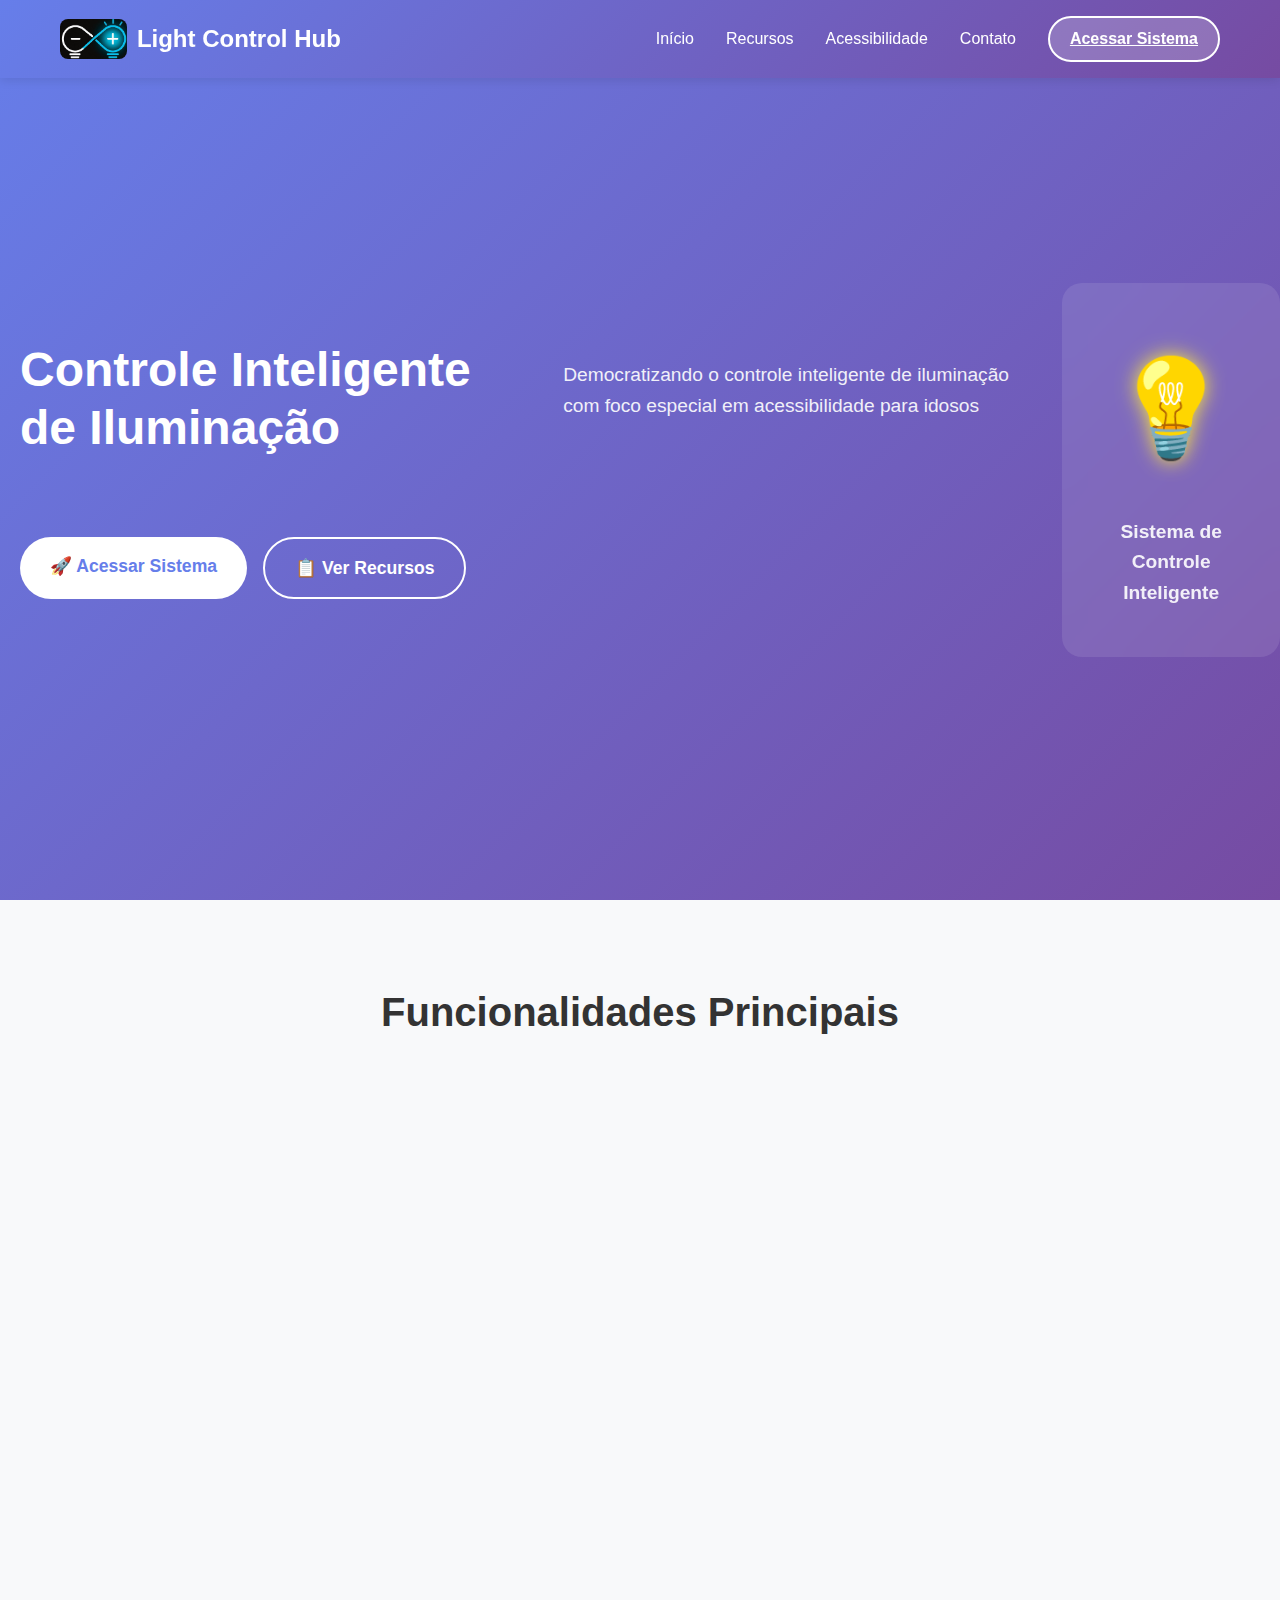
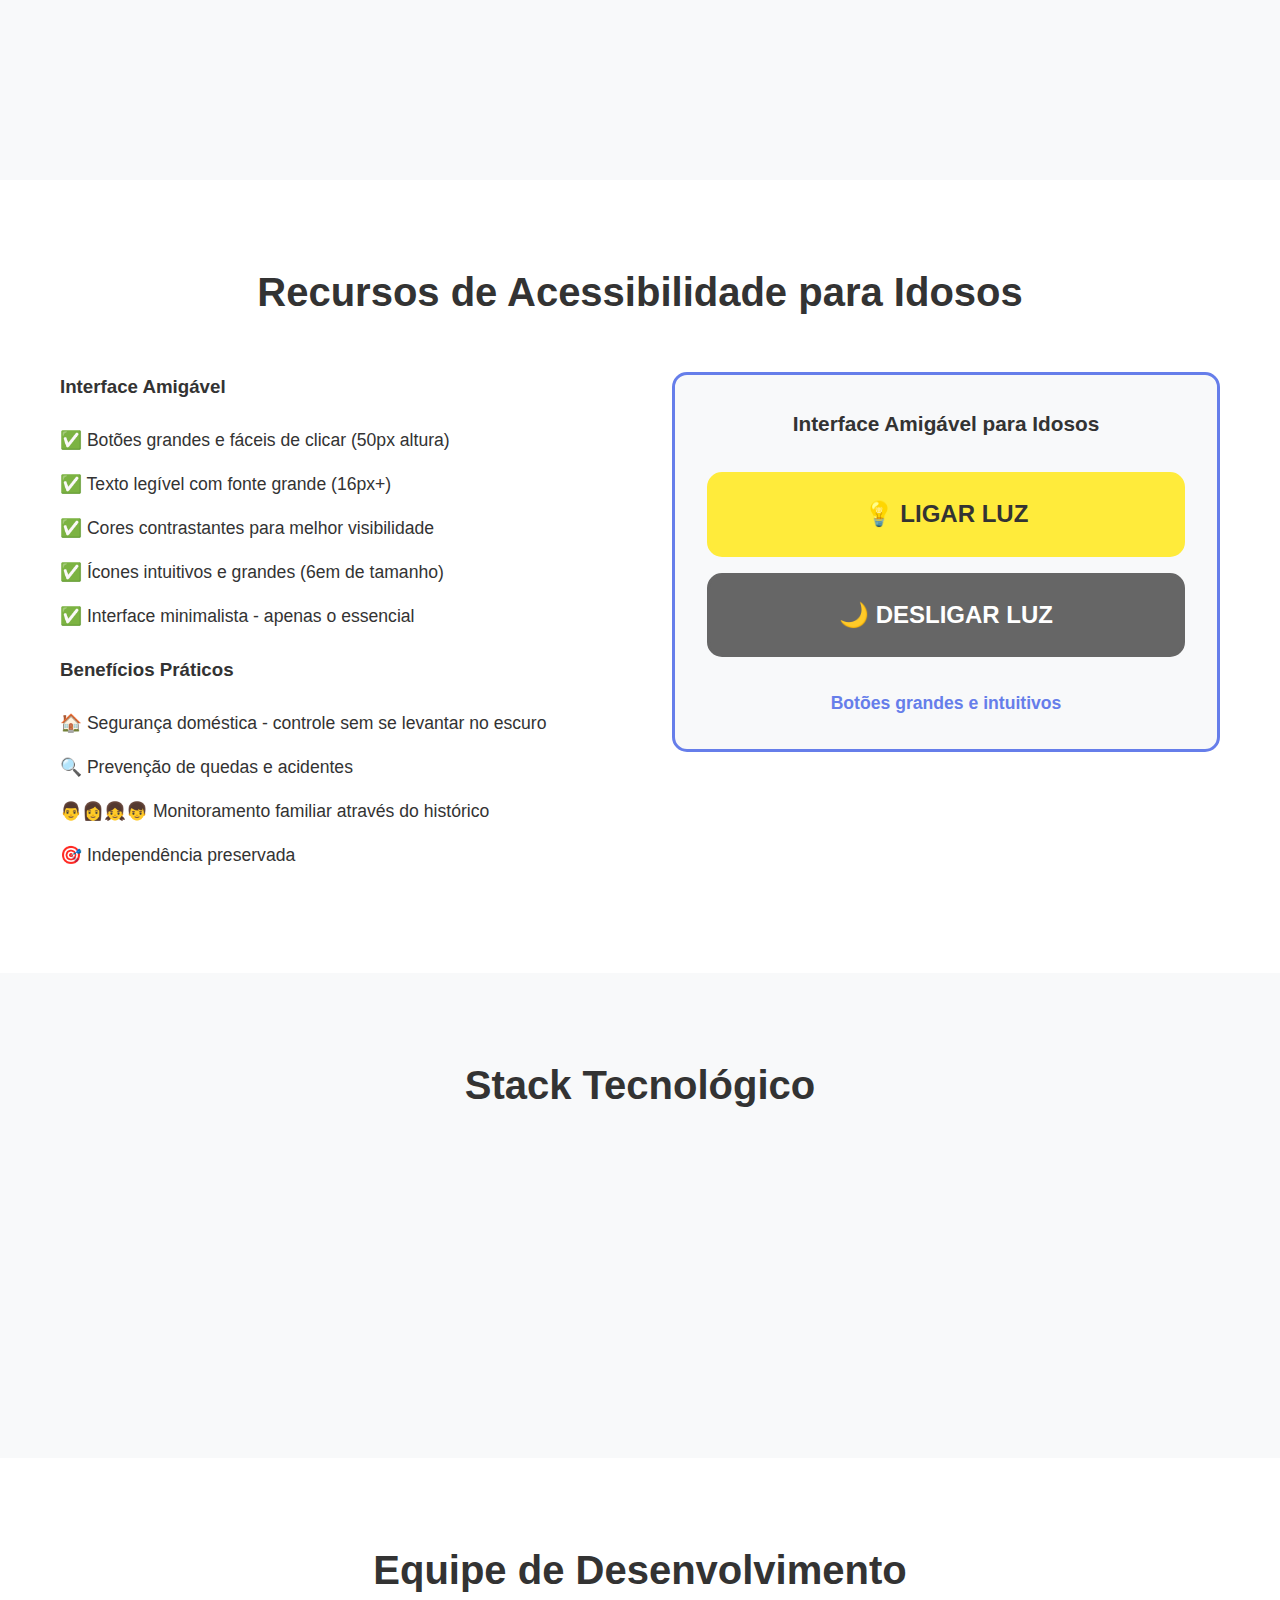
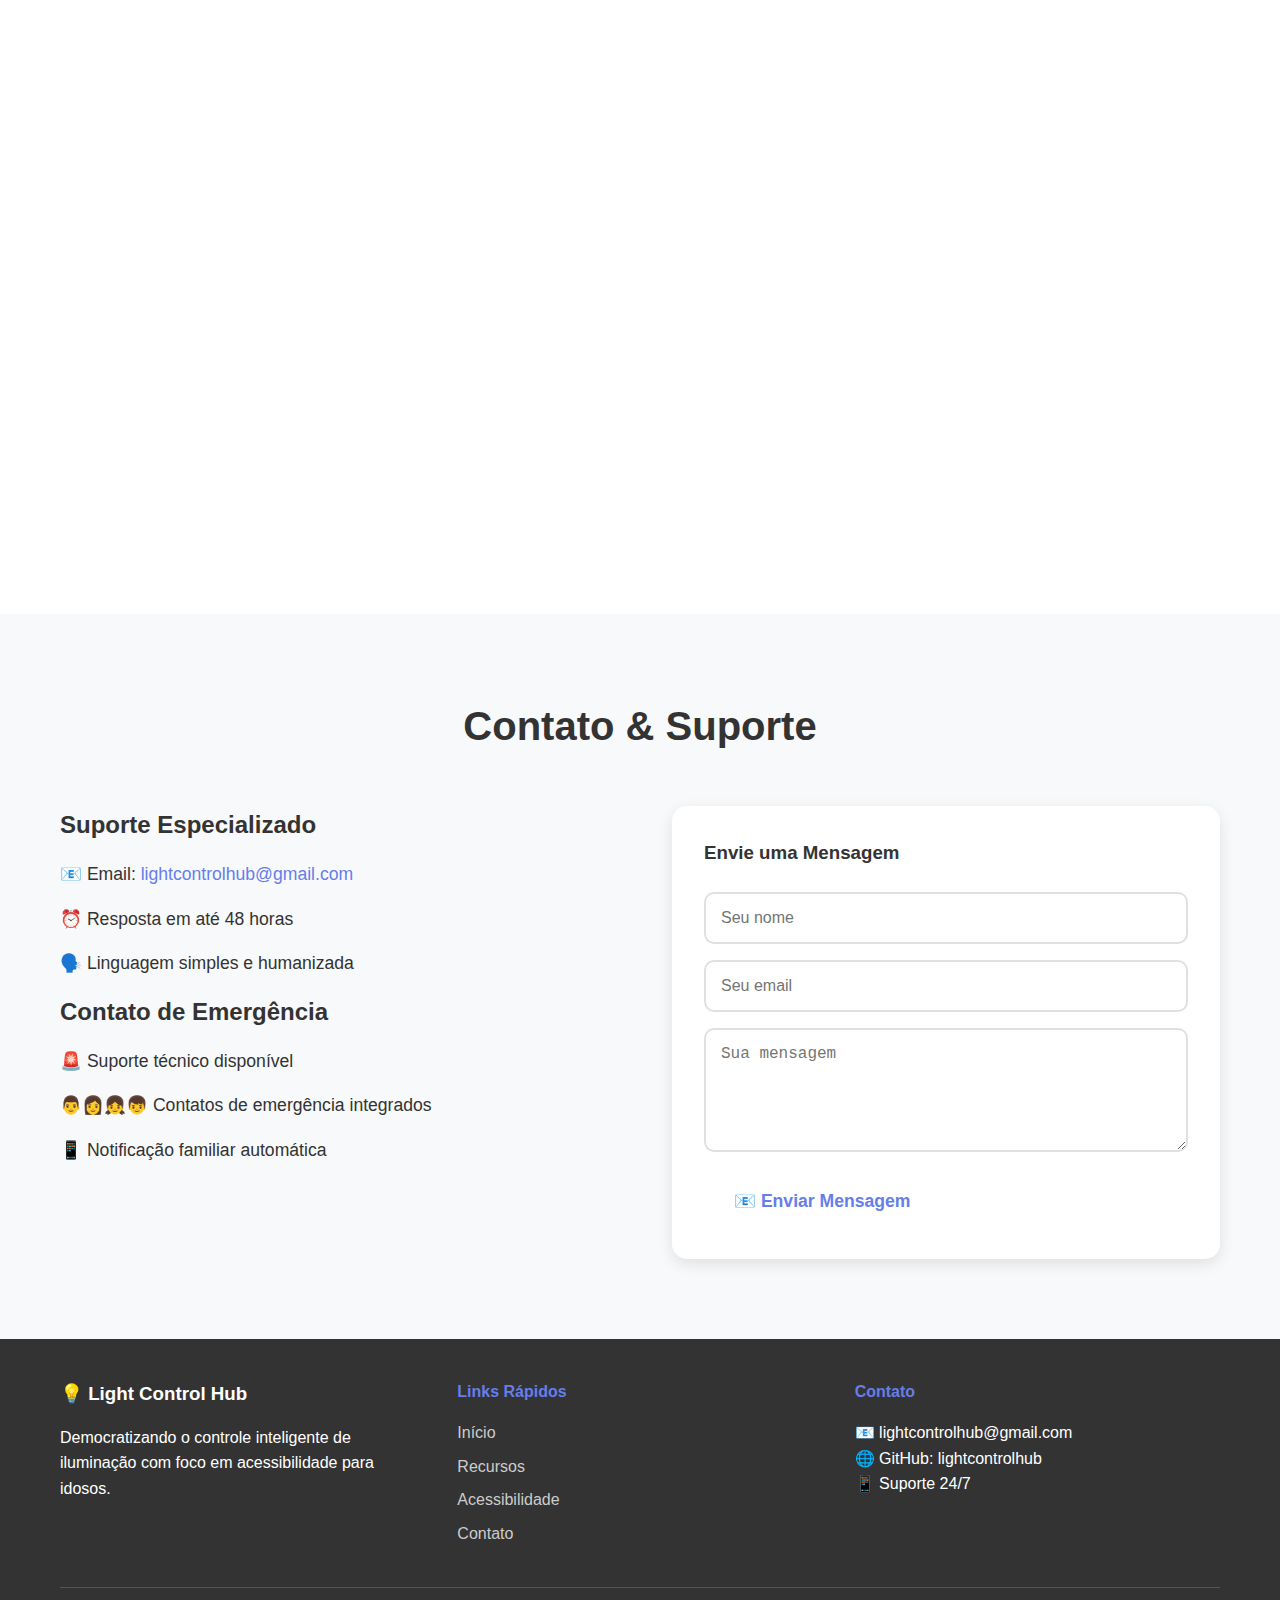
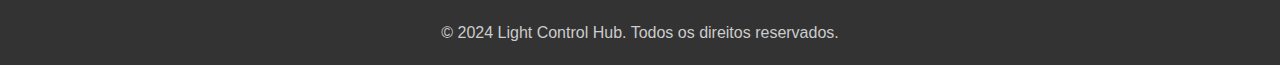
<file: index.html>
<!DOCTYPE html>
<html lang="pt-BR">
<head>
    <meta charset="UTF-8">
    <meta name="viewport" content="width=device-width, initial-scale=1.0">
    <title> Light Control Hub - Controle Inteligente de Iluminação</title>
    <link rel="stylesheet" href="styles.css">
    <link rel="icon" href="lch logo.jpeg" type="image/jpeg">
</head>
<body>

    <header class="header">
        <nav class="nav">
            <div class="nav-brand">
                <img src="lch logo.jpeg" alt="Light Control Hub Logo" class="logo">
                <h1>Light Control Hub</h1>
            </div>
            <div class="nav-links">
                <a href="#home" class="nav-link">Início</a>
                <a href="#features" class="nav-link">Recursos</a>
                <a href="#accessibility" class="nav-link">Acessibilidade</a>
                <a href="#contact" class="nav-link">Contato</a>
                <a href="https://lightcontrolhub.github.io/Lightcontrolhub/index.html" class="btn-login" target="_blank">Acessar Sistema</a>
            </div>
        </nav>
    </header>


    <section id="home" class="hero">
        <div class="hero-content">
            <h2 class="hero-title">Controle Inteligente de Iluminação</h2>
            <p class="hero-subtitle">Democratizando o controle inteligente de iluminação com foco especial em acessibilidade para idosos</p>
            <div class="hero-buttons">
                <a href="https://lightcontrolhub.github.io/Lightcontrolhub/index.html" class="btn-primary" target="_blank">🚀 Acessar Sistema</a>
                <a href="#features" class="btn-secondary">📋 Ver Recursos</a>
            </div>
        </div>
        <div class="hero-visual">
            <div class="light-demo">
                <div class="light-bulb on">💡</div>
                <p class="demo-text">Sistema de Controle Inteligente</p>
            </div>
        </div>
    </section>


    <section id="features" class="features">
        <div class="container">
            <h2 class="section-title"> Funcionalidades Principais</h2>
            <div class="features-grid">
                <div class="feature-card">
                    <div class="feature-icon">💡</div>
                    <h3>Controle Remoto</h3>
                    <p>Ligue e desligue suas luzes de qualquer lugar usando qualquer dispositivo com internet</p>
                </div>
                <div class="feature-card">
                    <div class="feature-icon">📊</div>
                    <h3>Dashboard Avançado</h3>
                    <p>Monitore consumo energético, histórico de uso e estatísticas detalhadas</p>
                </div>
                <div class="feature-card">
                    <div class="feature-icon">🔒</div>
                    <h3>Segurança Total</h3>
                    <p>Autenticação segura, criptografia de dados e conformidade com LGPD</p>
                </div>
                <div class="feature-card">
                    <div class="feature-icon">🦽</div>
                    <h3>Acessibilidade</h3>
                    <p>Interface especialmente projetada para idosos com botões grandes e alto contraste</p>
                </div>
                <div class="feature-card">
                    <div class="feature-icon">⚡</div>
                    <h3>Arduino R4 WiFi</h3>
                    <p>Integração nativa com Arduino R4 WiFi para controle em tempo real</p>
                </div>
                <div class="feature-card">
                    <div class="feature-icon">📱</div>
                    <h3>Responsivo</h3>
                    <p>Funciona perfeitamente em computadores, tablets e smartphones</p>
                </div>
            </div>
        </div>
    </section>


    <section id="accessibility" class="accessibility">
        <div class="container">
            <h2 class="section-title"> Recursos de Acessibilidade para Idosos</h2>
            <div class="accessibility-content">
                <div class="accessibility-text">
                    <h3>Interface Amigável</h3>
                    <ul class="accessibility-list">
                        <li>✅ Botões grandes e fáceis de clicar (50px altura)</li>
                        <li>✅ Texto legível com fonte grande (16px+)</li>
                        <li>✅ Cores contrastantes para melhor visibilidade</li>
                        <li>✅ Ícones intuitivos e grandes (6em de tamanho)</li>
                        <li>✅ Interface minimalista - apenas o essencial</li>
                    </ul>
                    
                    <h3>Benefícios Práticos</h3>
                    <ul class="accessibility-list">
                        <li>🏠 Segurança doméstica - controle sem se levantar no escuro</li>
                        <li>🔍 Prevenção de quedas e acidentes</li>
                        <li>👨👩👧👦 Monitoramento familiar através do histórico</li>
                        <li>🎯 Independência preservada</li>
                    </ul>
                </div>
                <div class="accessibility-demo">
                    <div class="elderly-interface">
                        <h4>Interface Amigável para Idosos</h4>
                        <div class="elderly-preview">
                            <div class="preview-btn">💡 LIGAR LUZ</div>
                            <div class="preview-btn">🌙 DESLIGAR LUZ</div>
                        </div>
                        <p class="preview-text">Botões grandes e intuitivos</p>
                    </div>
                </div>
            </div>
        </div>
    </section>


    <section class="tech-stack">
        <div class="container">
            <h2 class="section-title"> Stack Tecnológico</h2>
            <div class="tech-grid">
                <div class="tech-category">
                    <h3>Frontend</h3>
                    <div class="tech-items">
                        <span class="tech-item">HTML5</span>
                        <span class="tech-item">CSS3</span>
                        <span class="tech-item">JavaScript ES6+</span>
                        <span class="tech-item">Firebase SDK</span>
                    </div>
                </div>
                <div class="tech-category">
                    <h3>Backend</h3>
                    <div class="tech-items">
                        <span class="tech-item">PHP API</span>
                        <span class="tech-item">Firebase Database</span>
                        <span class="tech-item">JWT Auth</span>
                        <span class="tech-item">LGPD Compliance</span>
                    </div>
                </div>
                <div class="tech-category">
                    <h3>IoT</h3>
                    <div class="tech-items">
                        <span class="tech-item">Arduino R4 WiFi</span>
                        <span class="tech-item">Real-time Control</span>
                        <span class="tech-item">WiFi Native</span>
                        <span class="tech-item">LED Control</span>
                    </div>
                </div>
            </div>
        </div>
    </section>


    <section class="team">
        <div class="container">
            <h2 class="section-title"> Equipe de Desenvolvimento</h2>
            <div class="team-grid">
                <div class="team-member">
                    <div class="member-avatar">👩💻</div>
                    <h4>Alice Cristina Silva</h4>
                </div>
                <div class="team-member">
                    <div class="member-avatar">👩💻</div>
                    <h4>Anna Flávia Rosa Araújo</h4>
                </div>
                <div class="team-member">
                    <div class="member-avatar">👨💻</div>
                    <h4>André Borsato Pimenta</h4>
                </div>
                <div class="team-member">
                    <div class="member-avatar">👨💻</div>
                    <h4>André Filipe Gomes Vieira</h4>
                </div>
                <div class="team-member">
                    <div class="member-avatar">👨💻</div>
                    <h4>Breno Sales Drumond</h4>

                </div>
                <div class="team-member">
                    <div class="member-avatar">👨💻</div>
                    <h4>Pedro Arthur Silva Senra</h4>
                </div>
            </div>
        </div>
    </section>


    <section id="contact" class="contact">
        <div class="container">
            <h2 class="section-title"> Contato & Suporte</h2>
            <div class="contact-content">
                <div class="contact-info">
                    <h3>Suporte Especializado</h3>
                    <p>📧 Email: <a href="mailto:lightcontrolhub@gmail.com">lightcontrolhub@gmail.com</a></p>
                    <p>⏰ Resposta em até 48 horas</p>
                    <p>🗣️ Linguagem simples e humanizada</p>
                    
                    <h3>Contato de Emergência</h3>
                    <p>🚨 Suporte técnico disponível</p>
                    <p>👨👩👧👦 Contatos de emergência integrados</p>
                    <p>📱 Notificação familiar automática</p>
                </div>
                <div class="contact-form">
                    <h3>Envie uma Mensagem</h3>
                    <form>
                        <input type="text" placeholder="Seu nome" required>
                        <input type="email" placeholder="Seu email" required>
                        <textarea rows="5" placeholder="Sua mensagem" required></textarea>
                        <button type="submit" class="btn-primary">📧 Enviar Mensagem</button>
                    </form>
                </div>
            </div>
        </div>
    </section>

    <footer class="footer">
        <div class="container">
            <div class="footer-content">
                <div class="footer-brand">
                    <h3>💡 Light Control Hub</h3>
                    <p>Democratizando o controle inteligente de iluminação com foco em acessibilidade para idosos.</p>
                </div>
                <div class="footer-links">
                    <h4>Links Rápidos</h4>
                    <a href="#home">Início</a>
                    <a href="#features">Recursos</a>
                    <a href="#accessibility">Acessibilidade</a>
                    <a href="#contact">Contato</a>
                </div>
                <div class="footer-contact">
                    <h4>Contato</h4>
                    <p>📧 lightcontrolhub@gmail.com</p>
                    <p>🌐 GitHub: lightcontrolhub</p>
                    <p>📱 Suporte 24/7</p>
                </div>
            </div>
            <div class="footer-bottom">
                <p>&copy; 2024 Light Control Hub. Todos os direitos reservados.</p>
            </div>
        </div>
    </footer>

    <script src="script.js"></script>
</body>
</html>
</file>
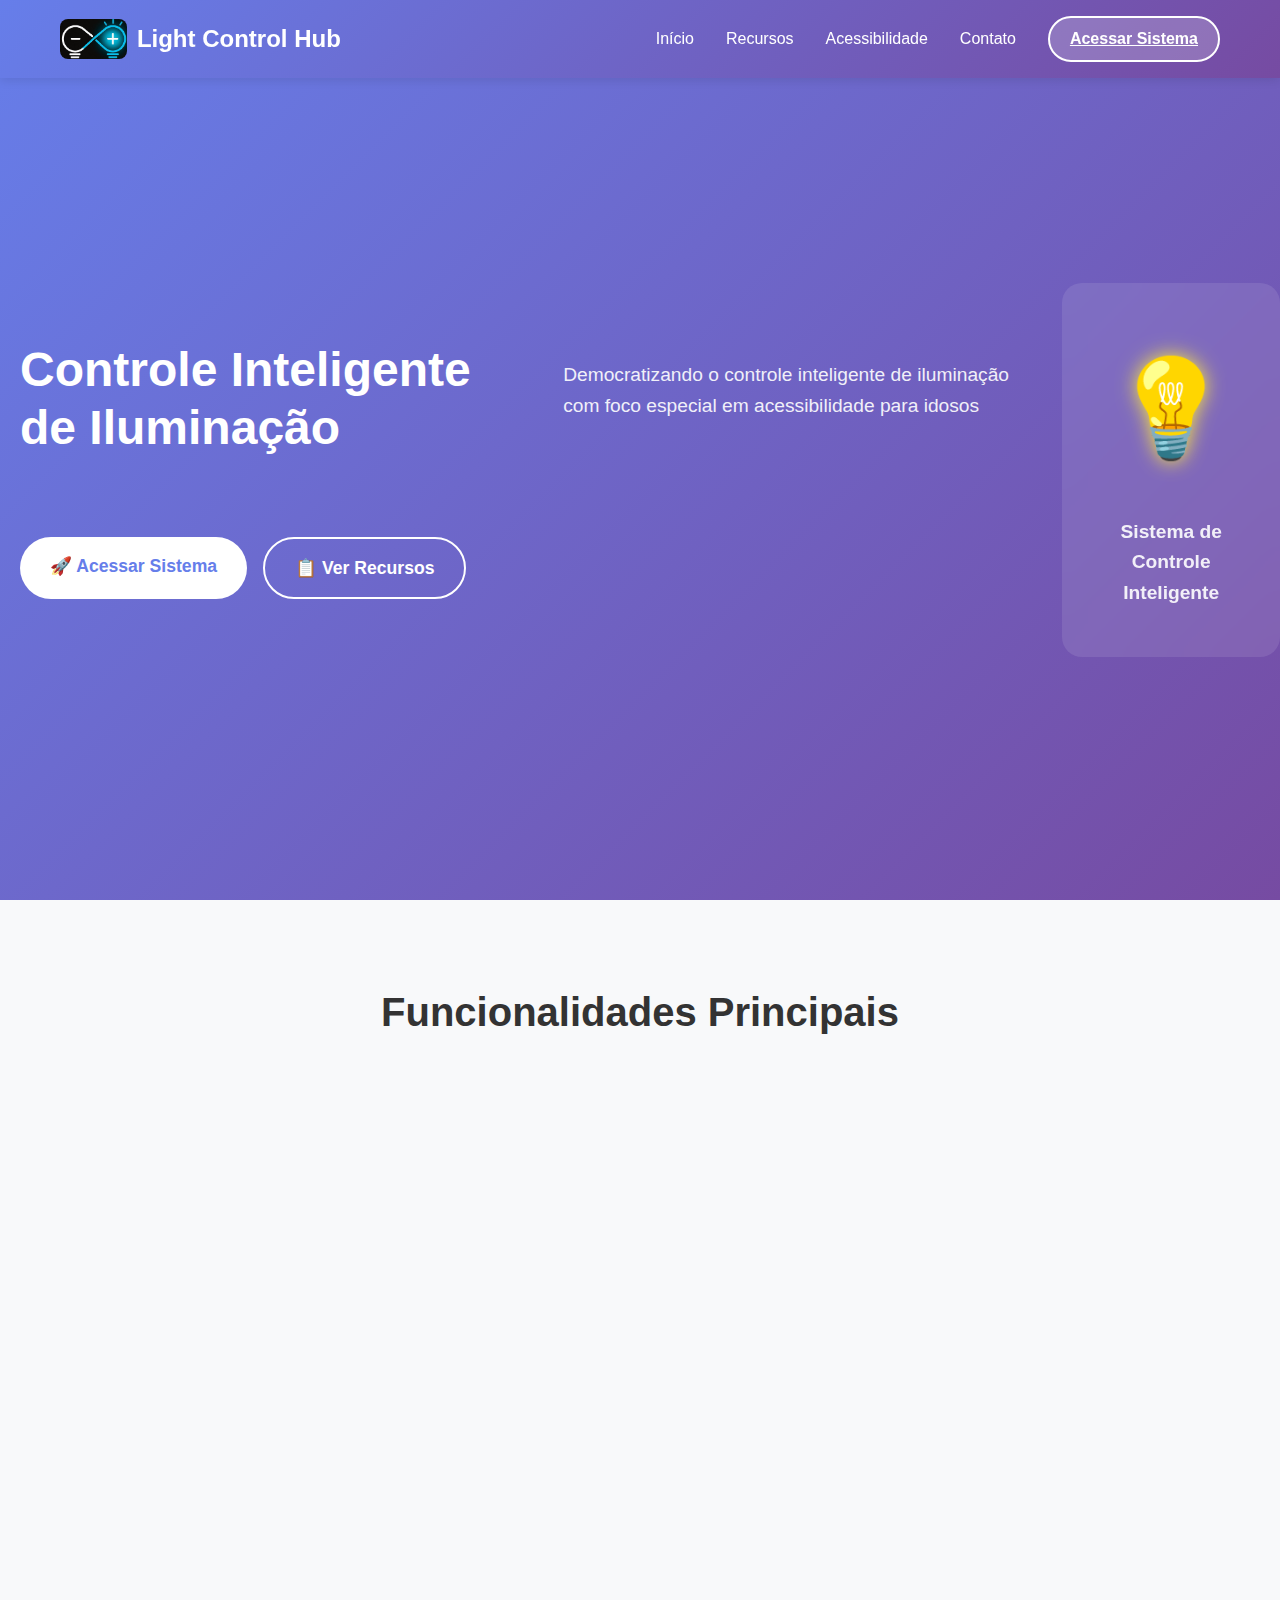
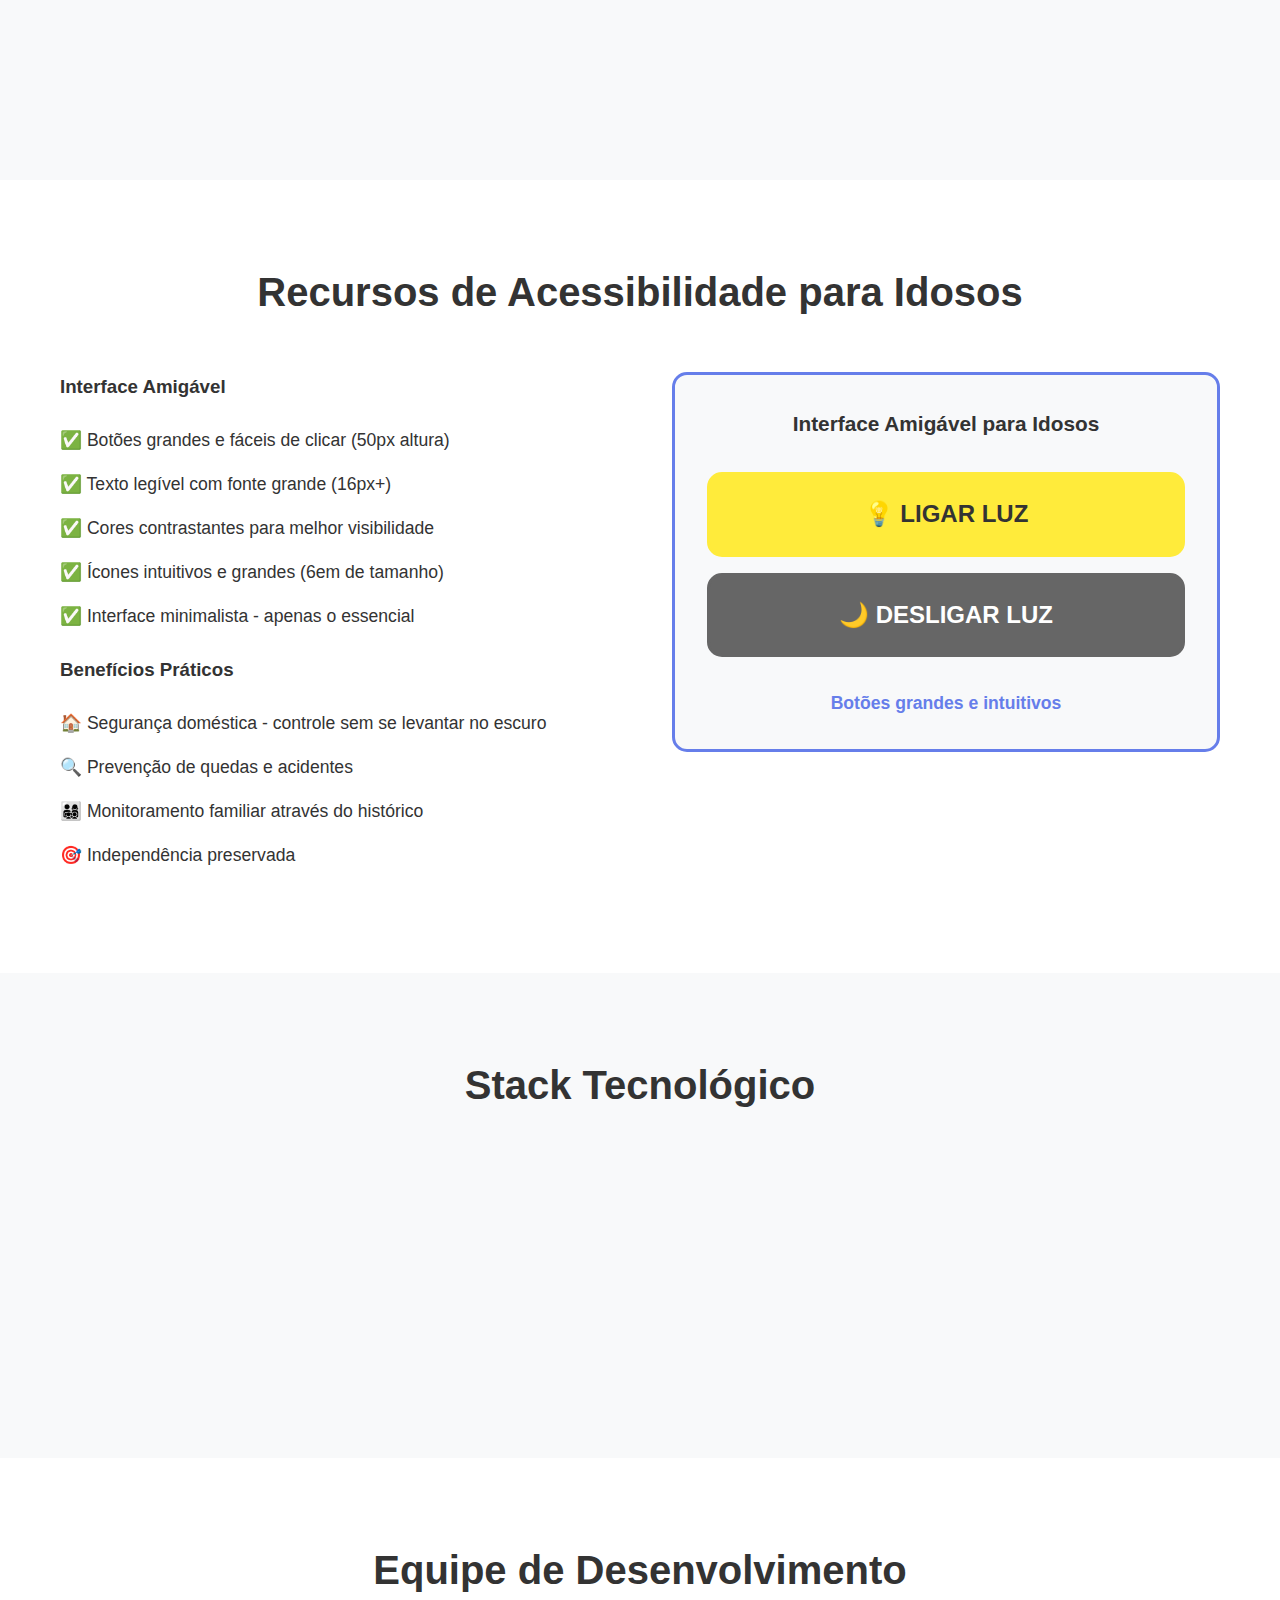
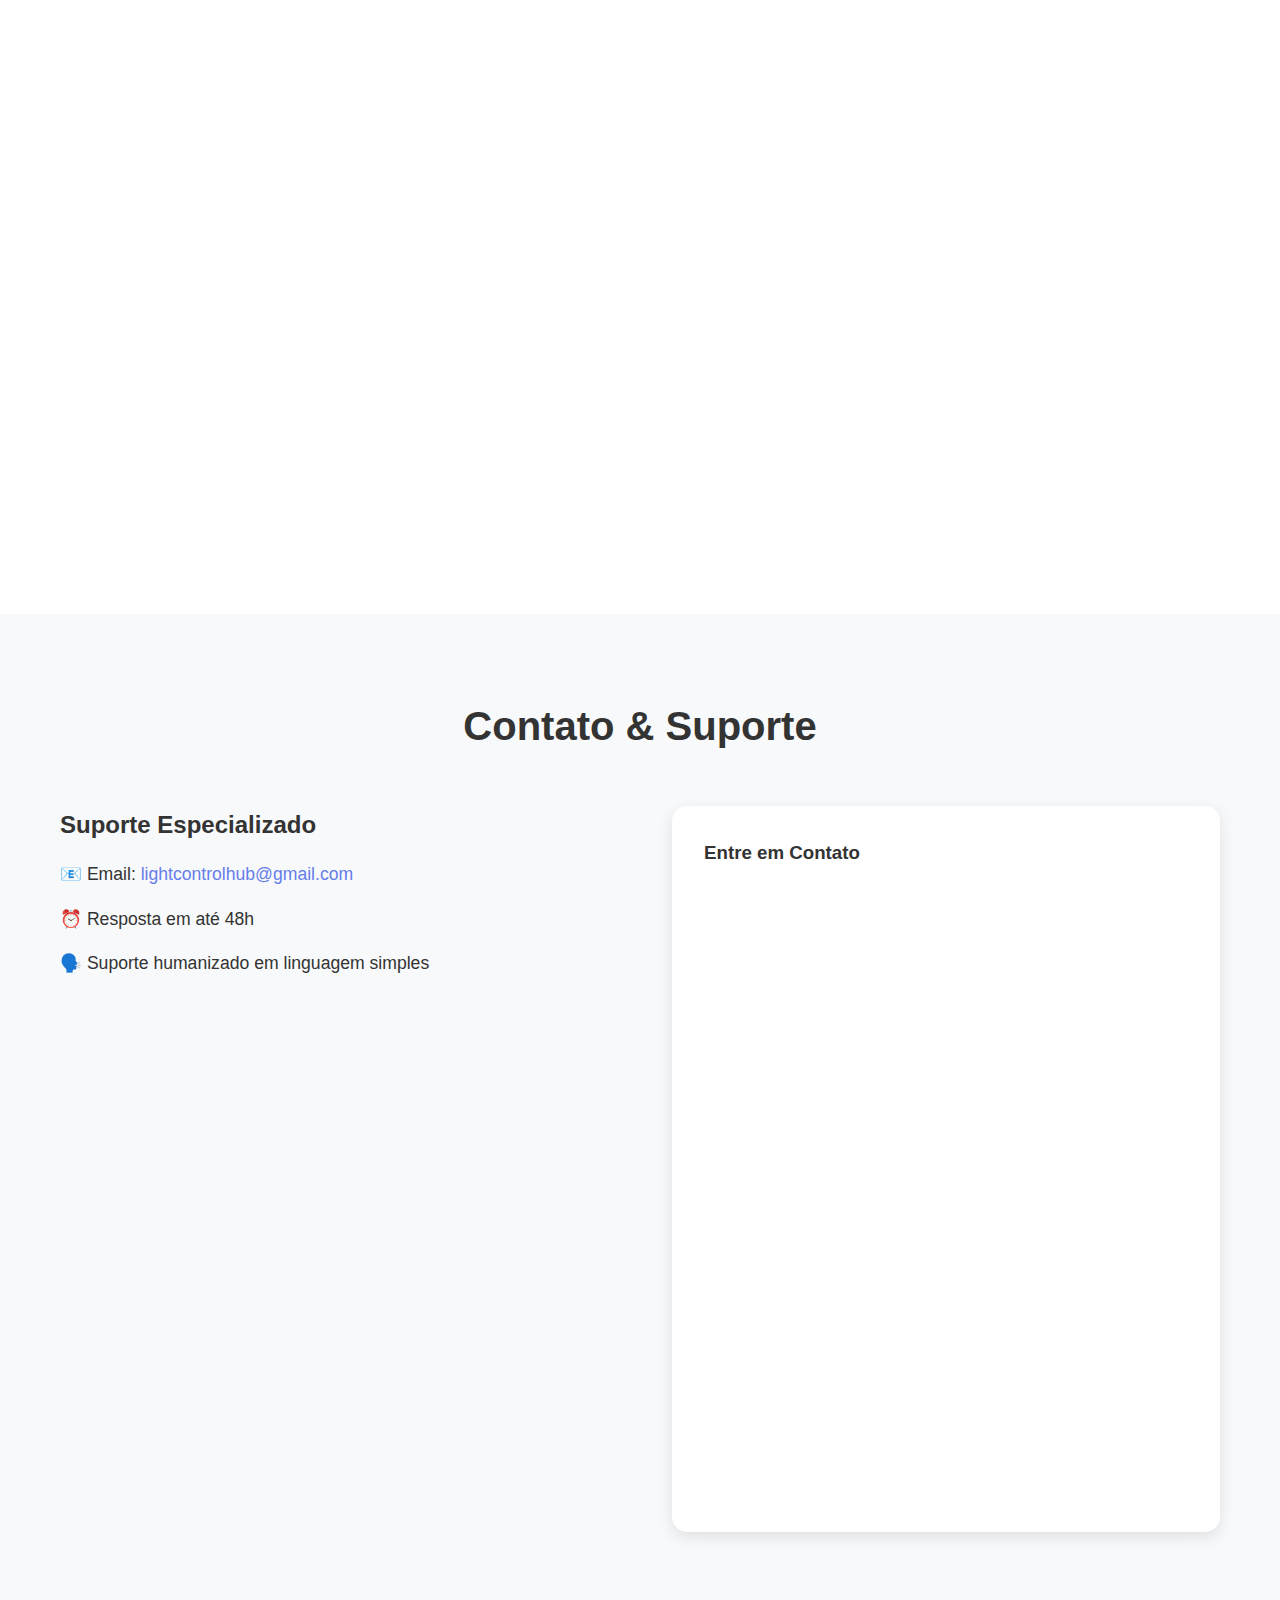
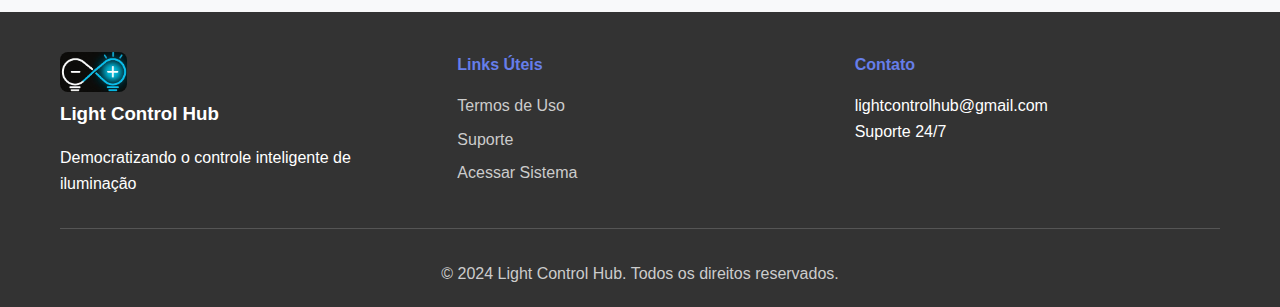
<file: Site light control hub/index.html>
<!DOCTYPE html>
<html lang="pt-BR">
<head>
    <meta charset="UTF-8">
    <meta name="viewport" content="width=device-width, initial-scale=1.0">
    <title> Light Control Hub - Controle Inteligente de Iluminação</title>
    <link rel="stylesheet" href="styles.css">
    <link rel="icon" href="data:image/svg+xml,<svg xmlns='http://www.w3.org/2000/svg' viewBox='0 0 100 100'><text y='.9em' font-size='90'>💡</text></svg>">
</head>
<body>

    <header class="header">
        <nav class="nav">
            <div class="nav-brand">
                <img src="lch logo.jpeg" alt="Light Control Hub Logo" class="logo">
                <h1>Light Control Hub</h1>
            </div>
            <div class="nav-links">
                <a href="#home" class="nav-link">Início</a>
                <a href="#features" class="nav-link">Recursos</a>
                <a href="#accessibility" class="nav-link">Acessibilidade</a>
                <a href="#contact" class="nav-link">Contato</a>
                <a href="https://lightcontrolhub.github.io/Lightcontrolhub/index.html" class="btn-login" target="_blank">Acessar Sistema</a>
            </div>
        </nav>
    </header>


    <section id="home" class="hero">
        <div class="hero-content">
            <h2 class="hero-title">Controle Inteligente de Iluminação</h2>
            <p class="hero-subtitle">Democratizando o controle inteligente de iluminação com foco especial em acessibilidade para idosos</p>
            <div class="hero-buttons">
                <a href="https://lightcontrolhub.github.io/Lightcontrolhub/index.html" class="btn-primary" target="_blank">🚀 Acessar Sistema</a>
                <a href="#features" class="btn-secondary">📋 Ver Recursos</a>
            </div>
        </div>
        <div class="hero-visual">
            <div class="light-demo">
                <div class="light-bulb on">💡</div>
                <p class="demo-text">Sistema de Controle Inteligente</p>
            </div>
        </div>
    </section>


    <section id="features" class="features">
        <div class="container">
            <h2 class="section-title"> Funcionalidades Principais</h2>
            <div class="features-grid">
                <div class="feature-card">
                    <div class="feature-icon">💡</div>
                    <h3>Controle Remoto</h3>
                    <p>Ligue e desligue suas luzes de qualquer lugar usando qualquer dispositivo com internet</p>
                </div>
                <div class="feature-card">
                    <div class="feature-icon">📊</div>
                    <h3>Dashboard Avançado</h3>
                    <p>Monitore consumo energético, histórico de uso e estatísticas detalhadas</p>
                </div>
                <div class="feature-card">
                    <div class="feature-icon">🔒</div>
                    <h3>Segurança Total</h3>
                    <p>Autenticação segura, criptografia de dados e conformidade com LGPD</p>
                </div>
                <div class="feature-card">
                    <div class="feature-icon">🦽</div>
                    <h3>Acessibilidade</h3>
                    <p>Interface especialmente projetada para idosos com botões grandes e alto contraste</p>
                </div>
                <div class="feature-card">
                    <div class="feature-icon">⚡</div>
                    <h3>Arduino R4 WiFi</h3>
                    <p>Integração nativa com Arduino R4 WiFi para controle em tempo real</p>
                </div>
                <div class="feature-card">
                    <div class="feature-icon">📱</div>
                    <h3>Responsivo</h3>
                    <p>Funciona perfeitamente em computadores, tablets e smartphones</p>
                </div>
            </div>
        </div>
    </section>


    <section id="accessibility" class="accessibility">
        <div class="container">
            <h2 class="section-title"> Recursos de Acessibilidade para Idosos</h2>
            <div class="accessibility-content">
                <div class="accessibility-text">
                    <h3>Interface Amigável</h3>
                    <ul class="accessibility-list">
                        <li>✅ Botões grandes e fáceis de clicar (50px altura)</li>
                        <li>✅ Texto legível com fonte grande (16px+)</li>
                        <li>✅ Cores contrastantes para melhor visibilidade</li>
                        <li>✅ Ícones intuitivos e grandes (6em de tamanho)</li>
                        <li>✅ Interface minimalista - apenas o essencial</li>
                    </ul>
                    
                    <h3>Benefícios Práticos</h3>
                    <ul class="accessibility-list">
                        <li>🏠 Segurança doméstica - controle sem se levantar no escuro</li>
                        <li>🔍 Prevenção de quedas e acidentes</li>
                        <li>👨‍👩‍👧‍👦 Monitoramento familiar através do histórico</li>
                        <li>🎯 Independência preservada</li>
                    </ul>
                </div>
                <div class="accessibility-demo">
                    <div class="elderly-interface">
                        <h4>Interface Amigável para Idosos</h4>
                        <div class="elderly-preview">
                            <div class="preview-btn">💡 LIGAR LUZ</div>
                            <div class="preview-btn">🌙 DESLIGAR LUZ</div>
                        </div>
                        <p class="preview-text">Botões grandes e intuitivos</p>
                    </div>
                </div>
            </div>
        </div>
    </section>


    <section class="tech-stack">
        <div class="container">
            <h2 class="section-title"> Stack Tecnológico</h2>
            <div class="tech-grid">
                <div class="tech-category">
                    <h3>Frontend</h3>
                    <div class="tech-items">
                        <span class="tech-item">HTML5</span>
                        <span class="tech-item">CSS3</span>
                        <span class="tech-item">JavaScript ES6+</span>
                        <span class="tech-item">Firebase SDK</span>
                    </div>
                </div>
                <div class="tech-category">
                    <h3>Backend</h3>
                    <div class="tech-items">
                        <span class="tech-item">PHP API</span>
                        <span class="tech-item">Firebase Database</span>
                        <span class="tech-item">JWT Auth</span>
                        <span class="tech-item">LGPD Compliance</span>
                    </div>
                </div>
                <div class="tech-category">
                    <h3>IoT</h3>
                    <div class="tech-items">
                        <span class="tech-item">Arduino R4 WiFi</span>
                        <span class="tech-item">Real-time Control</span>
                        <span class="tech-item">WiFi Native</span>
                        <span class="tech-item">LED Control</span>
                    </div>
                </div>
            </div>
        </div>
    </section>


    <section class="team">
        <div class="container">
            <h2 class="section-title"> Equipe de Desenvolvimento</h2>
            <div class="team-grid">
                <div class="team-member">
                    <div class="member-avatar">👩‍💻</div>
                    <h4>Alice Cristina Silva</h4>
                </div>
                <div class="team-member">
                    <div class="member-avatar">👩‍💻</div>
                    <h4>Anna Flávia Rosa Araújo</h4>
                </div>
                <div class="team-member">
                    <div class="member-avatar">👨‍💻</div>
                    <h4>André Borsato Pimenta</h4>
                </div>
                <div class="team-member">
                    <div class="member-avatar">👨‍💻</div>
                    <h4>André Filipe Gomes Vieira</h4>
                </div>
                <div class="team-member">
                    <div class="member-avatar">👨‍💻</div>
                    <h4>Breno Sales Drumond</h4>

                </div>
                <div class="team-member">
                    <div class="member-avatar">👨‍💻</div>
                    <h4>Pedro Arthur Silva Senra</h4>
                </div>
            </div>
        </div>
    </section>


    <section id="contact" class="contact">
        <div class="container">
            <h2 class="section-title"> Contato & Suporte</h2>
            <div class="contact-content">
                <div class="contact-info">
                    <h3>Suporte Especializado</h3>
                    <p>📧 Email: <a href="mailto:lightcontrolhub@gmail.com">lightcontrolhub@gmail.com</a></p>
                    <p>⏰ Resposta em até 48h</p>
                    <p>🗣️ Suporte humanizado em linguagem simples</p>
                </div>
                <div class="contact-form">
                    <h3>Entre em Contato</h3>
                    <iframe src="https://docs.google.com/forms/d/e/1FAIpQLSe0xGS9ysBbRfPk-3IoaAHx5OHHRWgvyr1wXwWrTLTzUXvh8g/viewform?embedded=true" width="100%" height="600" frameborder="0" marginheight="0" marginwidth="0">Carregando…</iframe>
                </div>
            </div>
        </div>
    </section>


    <footer class="footer">
        <div class="container">
            <div class="footer-content">
                <div class="footer-brand">
                    <img src="lch logo.jpeg" alt="Light Control Hub Logo" class="logo">
                    <h3>Light Control Hub</h3>
                    <p>Democratizando o controle inteligente de iluminação</p>
                </div>
                <div class="footer-links">
                    <h4>Links Úteis</h4>
                    <a href="#" onclick="showTerms()">Termos de Uso</a>
                    <a href="mailto:lightcontrolhub@gmail.com">Suporte</a>
                    <a href="https://lightcontrolhub.github.io/Lightcontrolhub/index.html" target="_blank">Acessar Sistema</a>
                </div>
                <div class="footer-contact">
                    <h4>Contato</h4>
                    <p>lightcontrolhub@gmail.com</p>
                    <p>Suporte 24/7</p>
                </div>
            </div>
            <div class="footer-bottom">
                <p>&copy; 2024 Light Control Hub. Todos os direitos reservados.</p>
            </div>
        </div>
    </footer>


    <div id="termsModal" class="modal">
        <div class="modal-content terms-content">
            <span class="close" onclick="closeModal()">&times;</span>
            <h2> Termo de Uso do Sistema "Light Control Hub"</h2>
            <div class="terms-text">
                <p>Este Termo de Uso ("Termo") é um acordo legal entre você, o(a) usuário(a) do sistema "Light Control Hub", e os desenvolvedores do Projeto "Light Control Hub" (doravante denominado "Light Control Hub" ou "Nós"), um sistema pensado para o controle remoto, em tempo real, de sistemas de iluminação inteligente integrados a dispositivos IoT (Arduino/ESP), via web e sincronização Firebase.</p>
                
                <p>Ao acessar ou utilizar o "Light Control Hub", você manifesta sua concordância integral com este Termo de Uso, com a Política de Privacidade e com a Lei Geral de Proteção de Dados Pessoais (LGPD – Lei nº 13.709/2018). Se você não concordar com estes termos, não deverá utilizar o sistema.</p>
                
                <h3>CLÁUSULA PRIMEIRA – DAS CONDIÇÕES GERAIS DE USO</h3>
                <p>O "Light Control Hub" é destinado ao monitoramento, controle e automação de dispositivos de iluminação conectados à Internet.</p>
                
                <h3>CLÁUSULA SEGUNDA – DA COLETA E USO DE DADOS PESSOAIS</h3>
                <p>O usuário declara estar ciente da coleta e uso dos seguintes dados pelo "Light Control Hub", que visam exclusivamente: Nome completo e e-mail (autenticação e recuperação de senha), credenciais de login, logs de acesso (data, hora, IP, ações), dados técnicos dos dispositivos IoT e mensagens de contato.</p>
                <p>Nome, Email, Senha são dados que coletamos para o usuário criar sua conta e para facilitar a sua localização.</p>
                
                <h3>CLÁUSULA TERCEIRA – FINALIDADE DA COLETA</h3>
                <p>A coleta dos dados mencionados tem finalidades específicas e essenciais para a operação do "Light Control Hub" e a conformidade com a LGPD: Garantir autenticação, controle remoto dos dispositivos, segurança, auditoria e suporte técnico.</p>
                <p>Nome, Email, Senha são dados que coletamos para o usuário criar sua conta e para facilitar a sua localização.</p>
                
                <h3>CLÁUSULA QUARTA – VEDAÇÕES DO USO</h3>
                <p>O usuário compromete-se a não utilizar o "Light Control Hub" para qualquer finalidade ilícita ou que viole este Termo de Uso, incluindo:</p>
                <ul>
                    <li>Carregar conteúdo ilegal, difamatório, obsceno ou prejudicial.</li>
                    <li>Acessar, alterar ou danificar contas de outros usuários.</li>
                    <li>Violar direitos de propriedade intelectual ou outros direitos de terceiros.</li>
                </ul>
                
                <h3>CLÁUSULA QUINTA – ACEITAÇÃO IMPLÍCITA</h3>
                <p>O uso do Sistema "Light Control Hub" implica em concordância integral e incondicional com este Termo de Uso.</p>
                
                <h3>CLÁUSULA SEXTA – DA PROTEÇÃO DOS DADOS</h3>
                <p>O "Light Control Hub" compromete-se a adotar medidas técnicas e administrativas em conformidade com a LGPD e normas ISO/IEC 27001, 27701 e 29100:</p>
                <ul>
                    <li>Criptografia dos arquivos armazenados.</li>
                    <li>Banco de dados seguro, com autenticação robusta e acesso restrito.</li>
                    <li>Políticas de segurança da informação e plano de resposta a incidentes.</li>
                </ul>
                
                <h3>CLÁUSULA SÉTIMA – DO COMPARTILHAMENTO DE DADOS</h3>
                <p>Os dados armazenados não serão compartilhados com terceiros, exceto:</p>
                <ul>
                    <li>Quando autorizado expressamente pelo titular.</li>
                    <li>Mediante obrigação legal ou ordem judicial.</li>
                    <li>Para auxílio técnico restrito e necessário.</li>
                </ul>
                
                <h3>CLÁUSULA OITAVA – DOS DIREITOS DO TITULAR DOS DADOS</h3>
                <p>Em conformidade com a LGPD, o sistema deve permitir ao usuário exercer seus direitos, incluindo:</p>
                <ul>
                    <li>Exclusão da conta e dos arquivos.</li>
                    <li>Revogação do consentimento a qualquer momento.</li>
                    <li>Solicitação de informações sobre o uso de seus dados.</li>
                </ul>
                <p>Canal de contato: lightcontrolhub@gmail.com</p>
                
                <h3>CLÁUSULA NONA – DA IDENTIFICAÇÃO DO RESPONSÁVEL PELO TRATAMENTO DOS DADOS</h3>
                <p>O Projeto "Light Control Hub" é responsável pelo tratamento dos dados e indicará formalmente o Encarregado de Dados (DPO):</p>
                <p><strong>Breno Sales Drumond – Líder/Gerente de DPO – 111.222.333-09.</strong></p>
                
                <h3>CLÁUSULA DÉCIMA – DA RESPONSABILIDADE NA EXATIDÃO DOS DADOS</h3>
                <p>O usuário é responsável pela exatidão, veracidade e atualização dos dados fornecidos e documentos carregados.</p>
                <p>O "Light Control Hub" não se responsabiliza por inconsistências inseridas pelo usuário.</p>
                
                <h3>CLÁUSULA DÉCIMA PRIMEIRA – DA TRANSPARÊNCIA</h3>
                <p>O "Light Control Hub" garante a transparência sobre o tratamento dos dados pessoais.</p>
                <p>Os direitos dos usuários serão atendidos em até 48 horas para confirmação e até 15 dias para demandas complexas.</p>
                
                <h3>CLÁUSULA DÉCIMA SEGUNDA – DO TRATAMENTO DE DADOS DE CRIANÇAS E ADOLESCENTES</h3>
                <p>O "Light Control Hub" observa as disposições do art. 14 da LGPD, quando aplicáveis, quanto ao tratamento de dados de crianças e adolescentes, adotando os seguintes princípios:</p>
                <ul>
                    <li>tratamento de dados pessoais de crianças (menores de 12 anos) somente ocorrerá mediante consentimento específico e em destaque dado por pelo menos um dos pais ou responsável legal.</li>
                    <li>tratamento de dados pessoais de adolescentes (maiores de 12 anos e menores de 18 anos) será realizado de forma prioritária no seu melhor interesse, garantindo segurança, privacidade e respeito ao desenvolvimento.</li>
                    <li>sistema compromete-se a manter controles técnicos e administrativos adequados, de acordo com a LGPD e com as normas ISO/IEC 27701, para assegurar a confidencialidade, integridade e uso responsável das informações de crianças e adolescentes.</li>
                    <li>consentimento dos responsáveis poderá ser verificado por mecanismos de autenticação digital, e estes poderão revogar a autorização a qualquer momento.</li>
                </ul>
                
                <h3>CLÁUSULA DÉCIMA TERCEIRA – DISPOSIÇÕES GERAIS</h3>
                <p>O presente Termo pode ser atualizado periodicamente para refletir mudanças legais ou operacionais.</p>
                <p>Este Termo é regido pela legislação brasileira e pela LGPD.</p>
                
                <h3>CLÁUSULA DÉCIMA QUARTA – DO FORO</h3>
                <p>Fica eleito o foro da comarca de Belo Horizonte/MG para dirimir eventuais controvérsias.</p>
                
                <p><strong>Belo Horizonte/MG, ____ de __________ de 2025.</strong></p>
                
                <p><strong>PELO PROJETO "Light Control Hub":</strong><br>
                Breno Sales Drumond – Líder/Gerente de DPO – 111.222.333-09.</p>
            </div>
        </div>
    </div>

    <script src="script.js"></script>
</body>
</html>
</file>
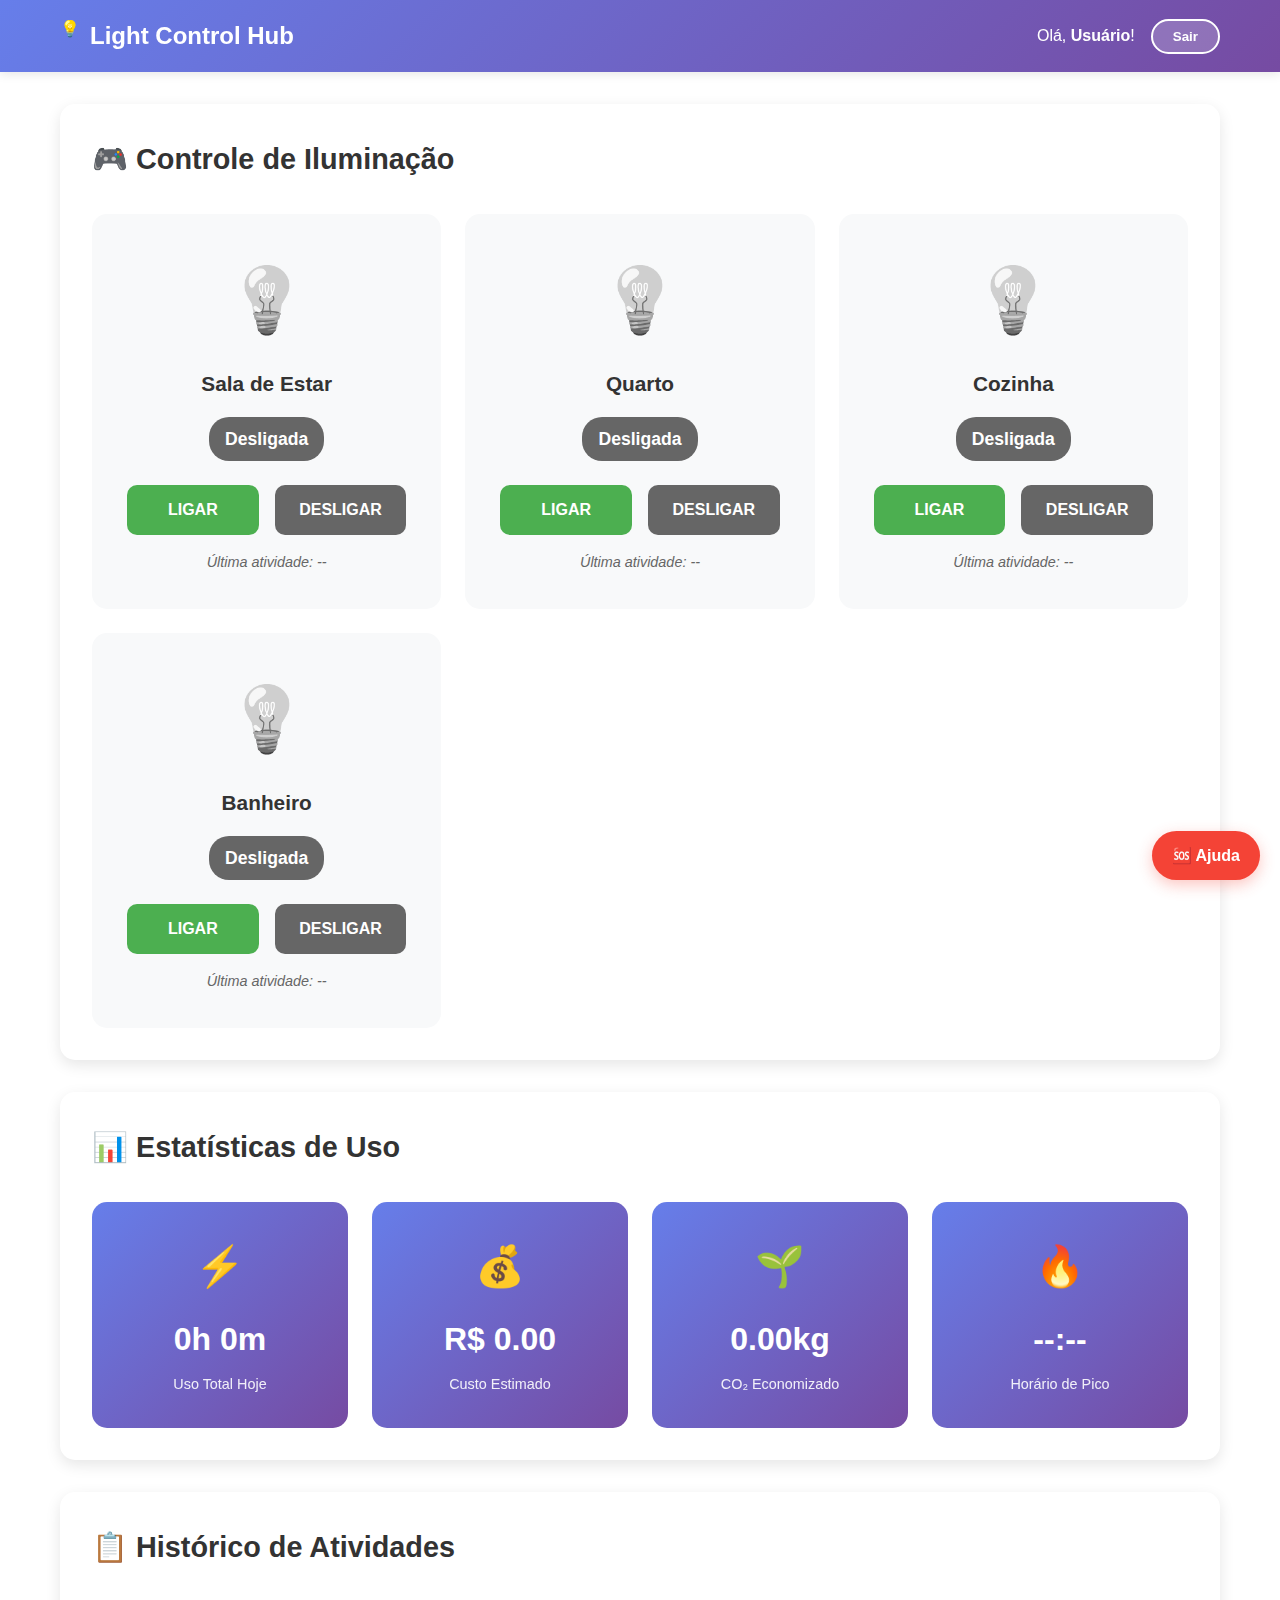
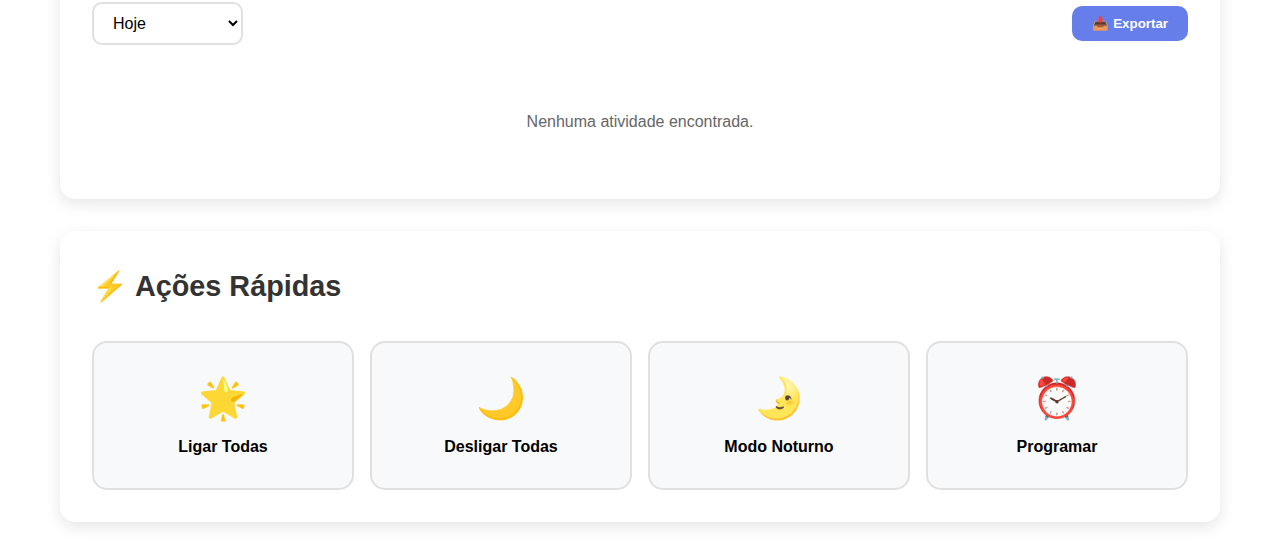
<file: dashboard.html>
<!DOCTYPE html>
<html lang="pt-BR">
<head>
    <meta charset="UTF-8">
    <meta name="viewport" content="width=device-width, initial-scale=1.0">
    <title>Dashboard - Light Control Hub</title>
    <link rel="stylesheet" href="styles.css">
    <link rel="stylesheet" href="dashboard.css">
    <link rel="icon" href="data:image/svg+xml,<svg xmlns='http://www.w3.org/2000/svg' viewBox='0 0 100 100'><text y='.9em' font-size='90'>💡</text></svg>">
</head>
<body>

    <header class="dashboard-header">
        <div class="header-content">
            <div class="nav-brand">
                <span class="logo">💡</span>
                <h1>Light Control Hub</h1>
            </div>
            <div class="header-actions">
                <span class="user-welcome">Olá, <strong id="userName">Usuário</strong>!</span>
                <button class="btn-logout" onclick="logout()">Sair</button>
            </div>
        </div>
    </header>


    <main class="dashboard-main">

        <section class="control-panel">
            <h2>🎮 Controle de Iluminação</h2>
            <div class="lights-grid">
                <div class="light-control" data-light="1">
                    <div class="light-icon" id="light1">💡</div>
                    <h3>Sala de Estar</h3>
                    <div class="light-status" id="status1">Desligada</div>
                    <div class="control-buttons">
                        <button class="btn-on" onclick="toggleLight(1, true)">LIGAR</button>
                        <button class="btn-off" onclick="toggleLight(1, false)">DESLIGAR</button>
                    </div>
                    <div class="last-activity">Última atividade: <span id="lastActivity1">--</span></div>
                </div>

                <div class="light-control" data-light="2">
                    <div class="light-icon" id="light2">💡</div>
                    <h3>Quarto</h3>
                    <div class="light-status" id="status2">Desligada</div>
                    <div class="control-buttons">
                        <button class="btn-on" onclick="toggleLight(2, true)">LIGAR</button>
                        <button class="btn-off" onclick="toggleLight(2, false)">DESLIGAR</button>
                    </div>
                    <div class="last-activity">Última atividade: <span id="lastActivity2">--</span></div>
                </div>

                <div class="light-control" data-light="3">
                    <div class="light-icon" id="light3">💡</div>
                    <h3>Cozinha</h3>
                    <div class="light-status" id="status3">Desligada</div>
                    <div class="control-buttons">
                        <button class="btn-on" onclick="toggleLight(3, true)">LIGAR</button>
                        <button class="btn-off" onclick="toggleLight(3, false)">DESLIGAR</button>
                    </div>
                    <div class="last-activity">Última atividade: <span id="lastActivity3">--</span></div>
                </div>

                <div class="light-control" data-light="4">
                    <div class="light-icon" id="light4">💡</div>
                    <h3>Banheiro</h3>
                    <div class="light-status" id="status4">Desligada</div>
                    <div class="control-buttons">
                        <button class="btn-on" onclick="toggleLight(4, true)">LIGAR</button>
                        <button class="btn-off" onclick="toggleLight(4, false)">DESLIGAR</button>
                    </div>
                    <div class="last-activity">Última atividade: <span id="lastActivity4">--</span></div>
                </div>
            </div>
        </section>


        <section class="statistics">
            <h2>📊 Estatísticas de Uso</h2>
            <div class="stats-grid">
                <div class="stat-card">
                    <div class="stat-icon">⚡</div>
                    <div class="stat-value" id="totalUsage">0h</div>
                    <div class="stat-label">Uso Total Hoje</div>
                </div>
                <div class="stat-card">
                    <div class="stat-icon">💰</div>
                    <div class="stat-value" id="energyCost">R$ 0,00</div>
                    <div class="stat-label">Custo Estimado</div>
                </div>
                <div class="stat-card">
                    <div class="stat-icon">🌱</div>
                    <div class="stat-value" id="co2Saved">0kg</div>
                    <div class="stat-label">CO₂ Economizado</div>
                </div>
                <div class="stat-card">
                    <div class="stat-icon">🔥</div>
                    <div class="stat-value" id="peakHour">--:--</div>
                    <div class="stat-label">Horário de Pico</div>
                </div>
            </div>
        </section>


        <section class="activity-history">
            <h2>📋 Histórico de Atividades</h2>
            <div class="history-controls">
                <select id="historyFilter">
                    <option value="today">Hoje</option>
                    <option value="week">Esta Semana</option>
                    <option value="month">Este Mês</option>
                </select>
                <button class="btn-export" onclick="exportHistory()">📥 Exportar</button>
            </div>
            <div class="history-list" id="historyList">

            </div>
        </section>


        <section class="quick-actions">
            <h2>⚡ Ações Rápidas</h2>
            <div class="actions-grid">
                <button class="action-btn" onclick="allLightsOn()">
                    <span class="action-icon">🌟</span>
                    <span class="action-text">Ligar Todas</span>
                </button>
                <button class="action-btn" onclick="allLightsOff()">
                    <span class="action-icon">🌙</span>
                    <span class="action-text">Desligar Todas</span>
                </button>
                <button class="action-btn" onclick="nightMode()">
                    <span class="action-icon">🌛</span>
                    <span class="action-text">Modo Noturno</span>
                </button>
                <button class="action-btn" onclick="scheduleTimer()">
                    <span class="action-icon">⏰</span>
                    <span class="action-text">Programar</span>
                </button>
            </div>
        </section>
    </main>


    <div id="timerModal" class="modal">
        <div class="modal-content">
            <span class="close" onclick="closeTimerModal()">&times;</span>
            <h2>⏰ Programar Luzes</h2>
            <form id="timerForm">
                <label>Selecionar Luz:</label>
                <select id="timerLight" required>
                    <option value="">Escolha uma luz</option>
                    <option value="1">Sala de Estar</option>
                    <option value="2">Quarto</option>
                    <option value="3">Cozinha</option>
                    <option value="4">Banheiro</option>
                </select>
                
                <label>Ação:</label>
                <select id="timerAction" required>
                    <option value="on">Ligar</option>
                    <option value="off">Desligar</option>
                </select>
                
                <label>Horário:</label>
                <input type="time" id="timerTime" required>
                
                <label>Repetir:</label>
                <select id="timerRepeat">
                    <option value="once">Uma vez</option>
                    <option value="daily">Diariamente</option>
                    <option value="weekly">Semanalmente</option>
                </select>
                
                <button type="submit" class="btn-primary">Programar</button>
            </form>
        </div>
    </div>


    <div class="emergency-contact">
        <button class="emergency-btn" onclick="showEmergencyContact()">
            🆘 Ajuda
        </button>
    </div>


    <div id="emergencyModal" class="modal">
        <div class="modal-content">
            <span class="close" onclick="closeEmergencyModal()">&times;</span>
            <h2>🆘 Contato de Emergência</h2>
            <div class="emergency-info">
                <p><strong>📞 Suporte Técnico:</strong></p>
                <p><a href="tel:+5511999999999">(11) 99999-9999</a></p>
                
                <p><strong>📧 Email:</strong></p>
                <p><a href="mailto:lightcontrolhub@gmail.com">lightcontrolhub@gmail.com</a></p>
                
                <p><strong>🏥 Em caso de emergência médica:</strong></p>
                <p><a href="tel:192">SAMU: 192</a></p>
                <p><a href="tel:193">Bombeiros: 193</a></p>
                
                <button class="btn-primary" onclick="callFamily()">📞 Ligar para Família</button>
            </div>
        </div>
    </div>

    <script src="dashboard.js"></script>
</body>
</html>
</file>
<file: styles.css>
* {
    margin: 0;
    padding: 0;
    box-sizing: border-box;
}

body {
    font-family: 'Segoe UI', Tahoma, Geneva, Verdana, sans-serif;
    line-height: 1.6;
    color: #333;
    font-size: 16px;
    scroll-behavior: smooth;
}

.container {
    max-width: 1200px;
    margin: 0 auto;
    padding: 0 20px;
}

.header {
    background: linear-gradient(135deg, #667eea 0%, #764ba2 100%);
    color: white;
    padding: 1rem 0;
    position: fixed;
    top: 0;
    width: 100%;
    z-index: 1000;
    box-shadow: 0 2px 10px rgba(0,0,0,0.1);
}

.nav {
    display: flex;
    justify-content: space-between;
    align-items: center;
    max-width: 1200px;
    margin: 0 auto;
    padding: 0 20px;
}

.nav-brand {
    display: flex;
    align-items: center;
    gap: 10px;
}

.logo {
    height: 40px;
    width: auto;
    border-radius: 8px;
}

.nav-brand h1 {
    font-size: 1.5rem;
    font-weight: 600;
}

.nav-links {
    display: flex;
    align-items: center;
    gap: 2rem;
}

.nav-link {
    color: white;
    text-decoration: none;
    font-weight: 500;
    transition: opacity 0.3s;
}

.nav-link:hover {
    opacity: 0.8;
}

.btn-login {
    background: rgba(255,255,255,0.2);
    color: white;
    border: 2px solid white;
    padding: 8px 20px;
    border-radius: 25px;
    cursor: pointer;
    font-weight: 600;
    transition: all 0.3s;
}

.btn-login:hover {
    background: white;
    color: #667eea;
}

.hero {
    background: linear-gradient(135deg, #667eea 0%, #764ba2 100%);
    color: white;
    padding: 120px 0 80px;
    display: flex;
    align-items: center;
    min-height: 100vh;
}

.hero-content {
    max-width: 1200px;
    margin: 0 auto;
    padding: 0 20px;
    display: grid;
    grid-template-columns: 1fr 1fr;
    gap: 4rem;
    align-items: center;
}

.hero-title {
    font-size: 3rem;
    font-weight: 700;
    margin-bottom: 1rem;
    line-height: 1.2;
}

.hero-subtitle {
    font-size: 1.2rem;
    margin-bottom: 2rem;
    opacity: 0.9;
}

.hero-buttons {
    display: flex;
    gap: 1rem;
    flex-wrap: wrap;
}

.btn-primary, .btn-secondary {
    padding: 15px 30px;
    border: none;
    border-radius: 50px;
    font-size: 1.1rem;
    font-weight: 600;
    cursor: pointer;
    transition: all 0.3s;
    text-decoration: none;
    display: inline-block;
    min-height: 50px;
}

.btn-primary {
    background: white;
    color: #667eea;
}

.btn-primary:hover {
    transform: translateY(-2px);
    box-shadow: 0 5px 15px rgba(0,0,0,0.2);
}

.btn-secondary {
    background: transparent;
    color: white;
    border: 2px solid white;
}

.btn-secondary:hover {
    background: white;
    color: #667eea;
}

.hero-visual {
    display: flex;
    justify-content: center;
    align-items: center;
}

.light-demo {
    text-align: center;
    background: rgba(255,255,255,0.1);
    padding: 3rem;
    border-radius: 20px;
    backdrop-filter: blur(10px);
}

.light-bulb {
    font-size: 6rem;
    margin-bottom: 2rem;
    transition: all 0.3s;
    filter: grayscale(0%);
    text-shadow: 0 0 20px #ffeb3b;
    animation: glow 2s ease-in-out infinite alternate;
}

.demo-text {
    color: white;
    font-size: 1.2rem;
    font-weight: 600;
    text-align: center;
    opacity: 0.9;
}

.section-title {
    text-align: center;
    font-size: 2.5rem;
    margin-bottom: 3rem;
    color: #333;
}

.features {
    padding: 80px 0;
    background: #f8f9fa;
}

.features-grid {
    display: grid;
    grid-template-columns: repeat(auto-fit, minmax(300px, 1fr));
    gap: 2rem;
}

.feature-card {
    background: white;
    padding: 2rem;
    border-radius: 15px;
    text-align: center;
    box-shadow: 0 5px 15px rgba(0,0,0,0.1);
    transition: transform 0.3s;
}

.feature-card:hover {
    transform: translateY(-5px);
}

.feature-icon {
    font-size: 3rem;
    margin-bottom: 1rem;
}

.feature-card h3 {
    font-size: 1.5rem;
    margin-bottom: 1rem;
    color: #333;
}

.feature-card p {
    color: #666;
    line-height: 1.6;
}

.accessibility {
    padding: 80px 0;
    background: white;
}

.accessibility-content {
    display: grid;
    grid-template-columns: 1fr 1fr;
    gap: 4rem;
    align-items: start;
}

.accessibility-list {
    list-style: none;
    margin: 1rem 0;
}

.accessibility-list li {
    padding: 0.5rem 0;
    font-size: 1.1rem;
}

.elderly-interface {
    background: #f8f9fa;
    padding: 2rem;
    border-radius: 15px;
    border: 3px solid #667eea;
}

.elderly-interface h4 {
    text-align: center;
    margin-bottom: 2rem;
    color: #333;
    font-size: 1.3rem;
}

.elderly-preview {
    display: flex;
    flex-direction: column;
    gap: 1rem;
    margin-bottom: 2rem;
}

.preview-btn {
    padding: 20px;
    border: 3px solid #667eea;
    border-radius: 15px;
    font-size: 1.5rem;
    font-weight: 700;
    min-height: 70px;
    display: flex;
    align-items: center;
    justify-content: center;
    background: #f8f9fa;
    color: #333;
}

.preview-btn:first-child {
    background: #ffeb3b;
    border-color: #ffeb3b;
}

.preview-btn:last-child {
    background: #666;
    color: white;
    border-color: #666;
}

.preview-text {
    text-align: center;
    font-size: 1.1rem;
    font-weight: 600;
    color: #667eea;
    margin-top: 1rem;
}

.tech-stack {
    padding: 80px 0;
    background: #f8f9fa;
}

.tech-grid {
    display: grid;
    grid-template-columns: repeat(auto-fit, minmax(300px, 1fr));
    gap: 2rem;
}

.tech-category {
    background: white;
    padding: 2rem;
    border-radius: 15px;
    box-shadow: 0 5px 15px rgba(0,0,0,0.1);
}

.tech-category h3 {
    font-size: 1.5rem;
    margin-bottom: 1.5rem;
    color: #667eea;
    text-align: center;
}

.tech-items {
    display: flex;
    flex-wrap: wrap;
    gap: 0.5rem;
}

.tech-item {
    background: #667eea;
    color: white;
    padding: 8px 16px;
    border-radius: 20px;
    font-size: 0.9rem;
    font-weight: 500;
}

.team {
    padding: 80px 0;
    background: white;
}

.team-grid {
    display: grid;
    grid-template-columns: repeat(auto-fit, minmax(200px, 1fr));
    gap: 2rem;
}

.team-member {
    text-align: center;
    padding: 2rem;
    background: #f8f9fa;
    border-radius: 15px;
    transition: transform 0.3s;
}

.team-member:hover {
    transform: translateY(-5px);
}

.team-member.leader {
    background: linear-gradient(135deg, #667eea 0%, #764ba2 100%);
    color: white;
}

.member-avatar {
    font-size: 3rem;
    margin-bottom: 1rem;
}

.team-member h4 {
    font-size: 1.2rem;
    margin-bottom: 0.5rem;
}

.contact {
    padding: 80px 0;
    background: #f8f9fa;
}

.contact-content {
    display: grid;
    grid-template-columns: 1fr 1fr;
    gap: 4rem;
}

.contact-info h3 {
    font-size: 1.5rem;
    margin-bottom: 1rem;
    color: #333;
}

.contact-info p {
    margin-bottom: 1rem;
    font-size: 1.1rem;
}

.contact-info a {
    color: #667eea;
    text-decoration: none;
}

.contact-form {
    background: white;
    padding: 2rem;
    border-radius: 15px;
    box-shadow: 0 5px 15px rgba(0,0,0,0.1);
}

.contact-form h3 {
    margin-bottom: 1.5rem;
    color: #333;
}

.contact-form input,
.contact-form textarea {
    width: 100%;
    padding: 15px;
    margin-bottom: 1rem;
    border: 2px solid #e0e0e0;
    border-radius: 10px;
    font-size: 1rem;
    transition: border-color 0.3s;
}

.contact-form input:focus,
.contact-form textarea:focus {
    outline: none;
    border-color: #667eea;
}

.footer {
    background: #333;
    color: white;
    padding: 40px 0 20px;
}

.footer-content {
    display: grid;
    grid-template-columns: repeat(auto-fit, minmax(250px, 1fr));
    gap: 2rem;
    margin-bottom: 2rem;
}

.footer-brand h3 {
    margin-bottom: 1rem;
}

.footer-links h4,
.footer-contact h4 {
    margin-bottom: 1rem;
    color: #667eea;
}

.footer-links a {
    display: block;
    color: #ccc;
    text-decoration: none;
    margin-bottom: 0.5rem;
    transition: color 0.3s;
}

.footer-links a:hover {
    color: white;
}

.footer-bottom {
    text-align: center;
    padding-top: 2rem;
    border-top: 1px solid #555;
    color: #ccc;
}

.modal {
    display: none;
    position: fixed;
    z-index: 2000;
    left: 0;
    top: 0;
    width: 100%;
    height: 100%;
    background-color: rgba(0,0,0,0.5);
}

.modal-content {
    background-color: white;
    margin: 5% auto;
    padding: 2rem;
    border-radius: 15px;
    width: 90%;
    max-width: 500px;
    position: relative;
}

.terms-content {
    max-width: 800px;
    max-height: 80vh;
    overflow-y: auto;
}

.terms-text {
    text-align: left;
    line-height: 1.6;
}

.terms-text h3 {
    color: #667eea;
    margin: 2rem 0 1rem 0;
    font-size: 1.1rem;
}

.terms-text p {
    margin-bottom: 1rem;
    color: #333;
}

.terms-text ul {
    margin: 1rem 0;
    padding-left: 2rem;
}

.terms-text li {
    margin-bottom: 0.5rem;
    color: #555;
}

.close {
    position: absolute;
    right: 20px;
    top: 15px;
    font-size: 2rem;
    cursor: pointer;
    color: #999;
}

.close:hover {
    color: #333;
}

.modal h2 {
    margin-bottom: 2rem;
    text-align: center;
    color: #333;
}

.modal input {
    width: 100%;
    padding: 15px;
    margin-bottom: 1rem;
    border: 2px solid #e0e0e0;
    border-radius: 10px;
    font-size: 1rem;
}

.modal input:focus {
    outline: none;
    border-color: #667eea;
}

.checkbox-label {
    display: flex;
    align-items: center;
    gap: 10px;
    margin-bottom: 1rem;
    font-size: 0.9rem;
}

.checkbox-label input[type="checkbox"] {
    width: auto;
    margin: 0;
}

.modal p {
    text-align: center;
    margin-top: 1rem;
}

.modal a {
    color: #667eea;
    text-decoration: none;
}

@media (max-width: 768px) {
    .nav-links {
        display: none;
    }
    
    .hero-content {
        grid-template-columns: 1fr;
        text-align: center;
    }
    
    .hero-title {
        font-size: 2rem;
    }
    
    .accessibility-content,
    .contact-content {
        grid-template-columns: 1fr;
    }
    
    .features-grid {
        grid-template-columns: 1fr;
    }
    
    .tech-grid {
        grid-template-columns: 1fr;
    }
    
    .team-grid {
        grid-template-columns: repeat(auto-fit, minmax(150px, 1fr));
    }
}

@media (max-width: 480px) {
    .hero-buttons {
        flex-direction: column;
        align-items: center;
    }
    
    .btn-primary,
    .btn-secondary {
        width: 100%;
        max-width: 300px;
    }
    
    .elderly-controls {
        gap: 1.5rem;
    }
    
    .elderly-btn {
        font-size: 1.2rem;
        padding: 25px;
    }
}

@media (prefers-reduced-motion: reduce) {
    * {
        animation-duration: 0.01ms !important;
        animation-iteration-count: 1 !important;
        transition-duration: 0.01ms !important;
    }
}

@media (prefers-contrast: high) {
    .feature-card,
    .tech-category,
    .contact-form {
        border: 2px solid #333;
    }
    
    .btn-primary,
    .btn-secondary,
    .elderly-btn {
        border: 2px solid #333;
    }
}

button:focus,
input:focus,
textarea:focus,
a:focus {
    outline: 3px solid #667eea;
    outline-offset: 2px;
}

@keyframes glow {
    from {
        text-shadow: 0 0 20px #ffeb3b;
    }
    to {
        text-shadow: 0 0 30px #ffeb3b, 0 0 40px #ffeb3b;
    }
}

@media print {
    .header,
    .hero-visual,
    .modal {
        display: none;
    }
    
    body {
        font-size: 12pt;
        line-height: 1.4;
    }
    
    .section-title {
        font-size: 18pt;
        margin-bottom: 1rem;
    }
}
</file>
<file: Site light control hub/styles.css>
* {
    margin: 0;
    padding: 0;
    box-sizing: border-box;
}

body {
    font-family: 'Segoe UI', Tahoma, Geneva, Verdana, sans-serif;
    line-height: 1.6;
    color: #333;
    font-size: 16px;
    scroll-behavior: smooth;
}

.container {
    max-width: 1200px;
    margin: 0 auto;
    padding: 0 20px;
}

.header {
    background: linear-gradient(135deg, #667eea 0%, #764ba2 100%);
    color: white;
    padding: 1rem 0;
    position: fixed;
    top: 0;
    width: 100%;
    z-index: 1000;
    box-shadow: 0 2px 10px rgba(0,0,0,0.1);
}

.nav {
    display: flex;
    justify-content: space-between;
    align-items: center;
    max-width: 1200px;
    margin: 0 auto;
    padding: 0 20px;
}

.nav-brand {
    display: flex;
    align-items: center;
    gap: 10px;
}

.logo {
    height: 40px;
    width: auto;
    border-radius: 8px;
}

.nav-brand h1 {
    font-size: 1.5rem;
    font-weight: 600;
}

.nav-links {
    display: flex;
    align-items: center;
    gap: 2rem;
}

.nav-link {
    color: white;
    text-decoration: none;
    font-weight: 500;
    transition: opacity 0.3s;
}

.nav-link:hover {
    opacity: 0.8;
}

.btn-login {
    background: rgba(255,255,255,0.2);
    color: white;
    border: 2px solid white;
    padding: 8px 20px;
    border-radius: 25px;
    cursor: pointer;
    font-weight: 600;
    transition: all 0.3s;
}

.btn-login:hover {
    background: white;
    color: #667eea;
}

.hero {
    background: linear-gradient(135deg, #667eea 0%, #764ba2 100%);
    color: white;
    padding: 120px 0 80px;
    display: flex;
    align-items: center;
    min-height: 100vh;
}

.hero-content {
    max-width: 1200px;
    margin: 0 auto;
    padding: 0 20px;
    display: grid;
    grid-template-columns: 1fr 1fr;
    gap: 4rem;
    align-items: center;
}

.hero-title {
    font-size: 3rem;
    font-weight: 700;
    margin-bottom: 1rem;
    line-height: 1.2;
}

.hero-subtitle {
    font-size: 1.2rem;
    margin-bottom: 2rem;
    opacity: 0.9;
}

.hero-buttons {
    display: flex;
    gap: 1rem;
    flex-wrap: wrap;
}

.btn-primary, .btn-secondary {
    padding: 15px 30px;
    border: none;
    border-radius: 50px;
    font-size: 1.1rem;
    font-weight: 600;
    cursor: pointer;
    transition: all 0.3s;
    text-decoration: none;
    display: inline-block;
    min-height: 50px;
}

.btn-primary {
    background: white;
    color: #667eea;
}

.btn-primary:hover {
    transform: translateY(-2px);
    box-shadow: 0 5px 15px rgba(0,0,0,0.2);
}

.btn-secondary {
    background: transparent;
    color: white;
    border: 2px solid white;
}

.btn-secondary:hover {
    background: white;
    color: #667eea;
}

.hero-visual {
    display: flex;
    justify-content: center;
    align-items: center;
}

.light-demo {
    text-align: center;
    background: rgba(255,255,255,0.1);
    padding: 3rem;
    border-radius: 20px;
    backdrop-filter: blur(10px);
}

.light-bulb {
    font-size: 6rem;
    margin-bottom: 2rem;
    transition: all 0.3s;
    filter: grayscale(0%);
    text-shadow: 0 0 20px #ffeb3b;
    animation: glow 2s ease-in-out infinite alternate;
}

.demo-text {
    color: white;
    font-size: 1.2rem;
    font-weight: 600;
    text-align: center;
    opacity: 0.9;
}

.section-title {
    text-align: center;
    font-size: 2.5rem;
    margin-bottom: 3rem;
    color: #333;
}

.features {
    padding: 80px 0;
    background: #f8f9fa;
}

.features-grid {
    display: grid;
    grid-template-columns: repeat(auto-fit, minmax(300px, 1fr));
    gap: 2rem;
}

.feature-card {
    background: white;
    padding: 2rem;
    border-radius: 15px;
    text-align: center;
    box-shadow: 0 5px 15px rgba(0,0,0,0.1);
    transition: transform 0.3s;
}

.feature-card:hover {
    transform: translateY(-5px);
}

.feature-icon {
    font-size: 3rem;
    margin-bottom: 1rem;
}

.feature-card h3 {
    font-size: 1.5rem;
    margin-bottom: 1rem;
    color: #333;
}

.feature-card p {
    color: #666;
    line-height: 1.6;
}

.accessibility {
    padding: 80px 0;
    background: white;
}

.accessibility-content {
    display: grid;
    grid-template-columns: 1fr 1fr;
    gap: 4rem;
    align-items: start;
}

.accessibility-list {
    list-style: none;
    margin: 1rem 0;
}

.accessibility-list li {
    padding: 0.5rem 0;
    font-size: 1.1rem;
}

.elderly-interface {
    background: #f8f9fa;
    padding: 2rem;
    border-radius: 15px;
    border: 3px solid #667eea;
}

.elderly-interface h4 {
    text-align: center;
    margin-bottom: 2rem;
    color: #333;
    font-size: 1.3rem;
}

.elderly-preview {
    display: flex;
    flex-direction: column;
    gap: 1rem;
    margin-bottom: 2rem;
}

.preview-btn {
    padding: 20px;
    border: 3px solid #667eea;
    border-radius: 15px;
    font-size: 1.5rem;
    font-weight: 700;
    min-height: 70px;
    display: flex;
    align-items: center;
    justify-content: center;
    background: #f8f9fa;
    color: #333;
}

.preview-btn:first-child {
    background: #ffeb3b;
    border-color: #ffeb3b;
}

.preview-btn:last-child {
    background: #666;
    color: white;
    border-color: #666;
}

.preview-text {
    text-align: center;
    font-size: 1.1rem;
    font-weight: 600;
    color: #667eea;
    margin-top: 1rem;
}

.tech-stack {
    padding: 80px 0;
    background: #f8f9fa;
}

.tech-grid {
    display: grid;
    grid-template-columns: repeat(auto-fit, minmax(300px, 1fr));
    gap: 2rem;
}

.tech-category {
    background: white;
    padding: 2rem;
    border-radius: 15px;
    box-shadow: 0 5px 15px rgba(0,0,0,0.1);
}

.tech-category h3 {
    font-size: 1.5rem;
    margin-bottom: 1.5rem;
    color: #667eea;
    text-align: center;
}

.tech-items {
    display: flex;
    flex-wrap: wrap;
    gap: 0.5rem;
}

.tech-item {
    background: #667eea;
    color: white;
    padding: 8px 16px;
    border-radius: 20px;
    font-size: 0.9rem;
    font-weight: 500;
}

.team {
    padding: 80px 0;
    background: white;
}

.team-grid {
    display: grid;
    grid-template-columns: repeat(auto-fit, minmax(200px, 1fr));
    gap: 2rem;
}

.team-member {
    text-align: center;
    padding: 2rem;
    background: #f8f9fa;
    border-radius: 15px;
    transition: transform 0.3s;
}

.team-member:hover {
    transform: translateY(-5px);
}

.team-member.leader {
    background: linear-gradient(135deg, #667eea 0%, #764ba2 100%);
    color: white;
}

.member-avatar {
    font-size: 3rem;
    margin-bottom: 1rem;
}

.team-member h4 {
    font-size: 1.2rem;
    margin-bottom: 0.5rem;
}

.contact {
    padding: 80px 0;
    background: #f8f9fa;
}

.contact-content {
    display: grid;
    grid-template-columns: 1fr 1fr;
    gap: 4rem;
}

.contact-info h3 {
    font-size: 1.5rem;
    margin-bottom: 1rem;
    color: #333;
}

.contact-info p {
    margin-bottom: 1rem;
    font-size: 1.1rem;
}

.contact-info a {
    color: #667eea;
    text-decoration: none;
}

.contact-form {
    background: white;
    padding: 2rem;
    border-radius: 15px;
    box-shadow: 0 5px 15px rgba(0,0,0,0.1);
}

.contact-form h3 {
    margin-bottom: 1.5rem;
    color: #333;
}

.contact-form input,
.contact-form textarea {
    width: 100%;
    padding: 15px;
    margin-bottom: 1rem;
    border: 2px solid #e0e0e0;
    border-radius: 10px;
    font-size: 1rem;
    transition: border-color 0.3s;
}

.contact-form input:focus,
.contact-form textarea:focus {
    outline: none;
    border-color: #667eea;
}

.footer {
    background: #333;
    color: white;
    padding: 40px 0 20px;
}

.footer-content {
    display: grid;
    grid-template-columns: repeat(auto-fit, minmax(250px, 1fr));
    gap: 2rem;
    margin-bottom: 2rem;
}

.footer-brand h3 {
    margin-bottom: 1rem;
}

.footer-links h4,
.footer-contact h4 {
    margin-bottom: 1rem;
    color: #667eea;
}

.footer-links a {
    display: block;
    color: #ccc;
    text-decoration: none;
    margin-bottom: 0.5rem;
    transition: color 0.3s;
}

.footer-links a:hover {
    color: white;
}

.footer-bottom {
    text-align: center;
    padding-top: 2rem;
    border-top: 1px solid #555;
    color: #ccc;
}

.modal {
    display: none;
    position: fixed;
    z-index: 2000;
    left: 0;
    top: 0;
    width: 100%;
    height: 100%;
    background-color: rgba(0,0,0,0.5);
}

.modal-content {
    background-color: white;
    margin: 5% auto;
    padding: 2rem;
    border-radius: 15px;
    width: 90%;
    max-width: 500px;
    position: relative;
}

.terms-content {
    max-width: 800px;
    max-height: 80vh;
    overflow-y: auto;
}

.terms-text {
    text-align: left;
    line-height: 1.6;
}

.terms-text h3 {
    color: #667eea;
    margin: 2rem 0 1rem 0;
    font-size: 1.1rem;
}

.terms-text p {
    margin-bottom: 1rem;
    color: #333;
}

.terms-text ul {
    margin: 1rem 0;
    padding-left: 2rem;
}

.terms-text li {
    margin-bottom: 0.5rem;
    color: #555;
}

.close {
    position: absolute;
    right: 20px;
    top: 15px;
    font-size: 2rem;
    cursor: pointer;
    color: #999;
}

.close:hover {
    color: #333;
}

.modal h2 {
    margin-bottom: 2rem;
    text-align: center;
    color: #333;
}

.modal input {
    width: 100%;
    padding: 15px;
    margin-bottom: 1rem;
    border: 2px solid #e0e0e0;
    border-radius: 10px;
    font-size: 1rem;
}

.modal input:focus {
    outline: none;
    border-color: #667eea;
}

.checkbox-label {
    display: flex;
    align-items: center;
    gap: 10px;
    margin-bottom: 1rem;
    font-size: 0.9rem;
}

.checkbox-label input[type="checkbox"] {
    width: auto;
    margin: 0;
}

.modal p {
    text-align: center;
    margin-top: 1rem;
}

.modal a {
    color: #667eea;
    text-decoration: none;
}

@media (max-width: 768px) {
    .nav-links {
        display: none;
    }
    
    .hero-content {
        grid-template-columns: 1fr;
        text-align: center;
    }
    
    .hero-title {
        font-size: 2rem;
    }
    
    .accessibility-content,
    .contact-content {
        grid-template-columns: 1fr;
    }
    
    .features-grid {
        grid-template-columns: 1fr;
    }
    
    .tech-grid {
        grid-template-columns: 1fr;
    }
    
    .team-grid {
        grid-template-columns: repeat(auto-fit, minmax(150px, 1fr));
    }
}

@media (max-width: 480px) {
    .hero-buttons {
        flex-direction: column;
        align-items: center;
    }
    
    .btn-primary,
    .btn-secondary {
        width: 100%;
        max-width: 300px;
    }
    
    .elderly-controls {
        gap: 1.5rem;
    }
    
    .elderly-btn {
        font-size: 1.2rem;
        padding: 25px;
    }
}

@media (prefers-reduced-motion: reduce) {
    * {
        animation-duration: 0.01ms !important;
        animation-iteration-count: 1 !important;
        transition-duration: 0.01ms !important;
    }
}

@media (prefers-contrast: high) {
    .feature-card,
    .tech-category,
    .contact-form {
        border: 2px solid #333;
    }
    
    .btn-primary,
    .btn-secondary,
    .elderly-btn {
        border: 2px solid #333;
    }
}

button:focus,
input:focus,
textarea:focus,
a:focus {
    outline: 3px solid #667eea;
    outline-offset: 2px;
}

@media print {
    .header,
    .hero-visual,
    .modal {
        display: none;
    }
    
    body {
        font-size: 12pt;
        line-height: 1.4;
    }
    
    .section-title {
        font-size: 18pt;
        margin-bottom: 1rem;
    }
}
</file>
<file: dashboard.css>
.dashboard-header {
    background: linear-gradient(135deg, #667eea 0%, #764ba2 100%);
    color: white;
    padding: 1rem 0;
    box-shadow: 0 2px 10px rgba(0,0,0,0.1);
    position: sticky;
    top: 0;
    z-index: 100;
}

.header-content {
    max-width: 1200px;
    margin: 0 auto;
    padding: 0 20px;
    display: flex;
    justify-content: space-between;
    align-items: center;
}

.header-actions {
    display: flex;
    align-items: center;
    gap: 1rem;
}

.user-welcome {
    font-size: 1rem;
}

.btn-logout {
    background: rgba(255,255,255,0.2);
    color: white;
    border: 2px solid white;
    padding: 8px 20px;
    border-radius: 25px;
    cursor: pointer;
    font-weight: 600;
    transition: all 0.3s;
}

.btn-logout:hover {
    background: white;
    color: #667eea;
}

.dashboard-main {
    max-width: 1200px;
    margin: 0 auto;
    padding: 2rem 20px;
    display: grid;
    gap: 2rem;
}

.control-panel {
    background: white;
    padding: 2rem;
    border-radius: 15px;
    box-shadow: 0 5px 15px rgba(0,0,0,0.1);
}

.control-panel h2 {
    margin-bottom: 2rem;
    color: #333;
    font-size: 1.8rem;
}

.lights-grid {
    display: grid;
    grid-template-columns: repeat(auto-fit, minmax(280px, 1fr));
    gap: 1.5rem;
}

.light-control {
    background: #f8f9fa;
    padding: 2rem;
    border-radius: 15px;
    text-align: center;
    border: 3px solid transparent;
    transition: all 0.3s;
}

.light-control:hover {
    transform: translateY(-2px);
    box-shadow: 0 5px 15px rgba(0,0,0,0.1);
}

.light-control.active {
    border-color: #ffeb3b;
    background: #fffde7;
}

.light-icon {
    font-size: 4rem;
    margin-bottom: 1rem;
    transition: all 0.3s;
    filter: grayscale(100%);
}

.light-icon.on {
    filter: grayscale(0%);
    text-shadow: 0 0 20px #ffeb3b;
    animation: glow 2s ease-in-out infinite alternate;
}

@keyframes glow {
    from { text-shadow: 0 0 20px #ffeb3b; }
    to { text-shadow: 0 0 30px #ffeb3b, 0 0 40px #ffeb3b; }
}

.light-control h3 {
    font-size: 1.3rem;
    margin-bottom: 1rem;
    color: #333;
}

.light-status {
    font-size: 1.1rem;
    font-weight: 600;
    margin-bottom: 1.5rem;
    padding: 8px 16px;
    border-radius: 20px;
    display: inline-block;
}

.light-status.on {
    background: #ffeb3b;
    color: #333;
}

.light-status.off {
    background: #666;
    color: white;
}

.control-buttons {
    display: flex;
    gap: 1rem;
    margin-bottom: 1rem;
}

.btn-on, .btn-off {
    flex: 1;
    padding: 15px;
    border: none;
    border-radius: 10px;
    font-size: 1rem;
    font-weight: 700;
    cursor: pointer;
    transition: all 0.3s;
    min-height: 50px;
}

.btn-on {
    background: #4CAF50;
    color: white;
}

.btn-on:hover {
    background: #45a049;
    transform: scale(1.05);
}

.btn-off {
    background: #666;
    color: white;
}

.btn-off:hover {
    background: #555;
    transform: scale(1.05);
}

.last-activity {
    font-size: 0.9rem;
    color: #666;
    font-style: italic;
}

.statistics {
    background: white;
    padding: 2rem;
    border-radius: 15px;
    box-shadow: 0 5px 15px rgba(0,0,0,0.1);
}

.statistics h2 {
    margin-bottom: 2rem;
    color: #333;
    font-size: 1.8rem;
}

.stats-grid {
    display: grid;
    grid-template-columns: repeat(auto-fit, minmax(200px, 1fr));
    gap: 1.5rem;
}

.stat-card {
    background: linear-gradient(135deg, #667eea 0%, #764ba2 100%);
    color: white;
    padding: 2rem;
    border-radius: 15px;
    text-align: center;
    transition: transform 0.3s;
}

.stat-card:hover {
    transform: translateY(-5px);
}

.stat-icon {
    font-size: 2.5rem;
    margin-bottom: 1rem;
}

.stat-value {
    font-size: 2rem;
    font-weight: 700;
    margin-bottom: 0.5rem;
}

.stat-label {
    font-size: 0.9rem;
    opacity: 0.9;
}

.activity-history {
    background: white;
    padding: 2rem;
    border-radius: 15px;
    box-shadow: 0 5px 15px rgba(0,0,0,0.1);
}

.activity-history h2 {
    margin-bottom: 2rem;
    color: #333;
    font-size: 1.8rem;
}

.history-controls {
    display: flex;
    justify-content: space-between;
    align-items: center;
    margin-bottom: 2rem;
    gap: 1rem;
}

.history-controls select {
    padding: 10px 15px;
    border: 2px solid #e0e0e0;
    border-radius: 10px;
    font-size: 1rem;
    background: white;
}

.btn-export {
    background: #667eea;
    color: white;
    border: none;
    padding: 10px 20px;
    border-radius: 10px;
    cursor: pointer;
    font-weight: 600;
    transition: all 0.3s;
}

.btn-export:hover {
    background: #5a6fd8;
    transform: translateY(-2px);
}

.history-list {
    max-height: 400px;
    overflow-y: auto;
}

.history-item {
    display: flex;
    justify-content: space-between;
    align-items: center;
    padding: 1rem;
    border-bottom: 1px solid #e0e0e0;
    transition: background 0.3s;
}

.history-item:hover {
    background: #f8f9fa;
}

.history-item:last-child {
    border-bottom: none;
}

.history-action {
    display: flex;
    align-items: center;
    gap: 10px;
}

.history-icon {
    font-size: 1.5rem;
}

.history-details {
    flex: 1;
}

.history-room {
    font-weight: 600;
    color: #333;
}

.history-action-text {
    color: #666;
    font-size: 0.9rem;
}

.history-time {
    color: #999;
    font-size: 0.9rem;
}

.quick-actions {
    background: white;
    padding: 2rem;
    border-radius: 15px;
    box-shadow: 0 5px 15px rgba(0,0,0,0.1);
}

.quick-actions h2 {
    margin-bottom: 2rem;
    color: #333;
    font-size: 1.8rem;
}

.actions-grid {
    display: grid;
    grid-template-columns: repeat(auto-fit, minmax(150px, 1fr));
    gap: 1rem;
}

.action-btn {
    background: #f8f9fa;
    border: 2px solid #e0e0e0;
    padding: 2rem 1rem;
    border-radius: 15px;
    cursor: pointer;
    transition: all 0.3s;
    display: flex;
    flex-direction: column;
    align-items: center;
    gap: 1rem;
}

.action-btn:hover {
    background: #667eea;
    color: white;
    border-color: #667eea;
    transform: translateY(-2px);
}

.action-icon {
    font-size: 2.5rem;
}

.action-text {
    font-weight: 600;
    font-size: 1rem;
}

.modal form {
    display: flex;
    flex-direction: column;
    gap: 1rem;
}

.modal label {
    font-weight: 600;
    color: #333;
    margin-bottom: 0.5rem;
}

.modal select,
.modal input[type="time"] {
    padding: 12px;
    border: 2px solid #e0e0e0;
    border-radius: 10px;
    font-size: 1rem;
}

.modal select:focus,
.modal input[type="time"]:focus {
    outline: none;
    border-color: #667eea;
}

.emergency-contact {
    position: fixed;
    bottom: 20px;
    right: 20px;
    z-index: 1000;
}

.emergency-btn {
    background: #f44336;
    color: white;
    border: none;
    padding: 15px 20px;
    border-radius: 50px;
    font-size: 1rem;
    font-weight: 700;
    cursor: pointer;
    box-shadow: 0 5px 15px rgba(244, 67, 54, 0.3);
    transition: all 0.3s;
    animation: pulse-emergency 3s infinite;
}

@keyframes pulse-emergency {
    0% { box-shadow: 0 5px 15px rgba(244, 67, 54, 0.3); }
    50% { box-shadow: 0 5px 25px rgba(244, 67, 54, 0.5); }
    100% { box-shadow: 0 5px 15px rgba(244, 67, 54, 0.3); }
}

.emergency-btn:hover {
    background: #d32f2f;
    transform: scale(1.1);
}

.emergency-info {
    text-align: center;
}

.emergency-info p {
    margin-bottom: 1rem;
    font-size: 1.1rem;
}

.emergency-info a {
    color: #667eea;
    text-decoration: none;
    font-weight: 600;
    font-size: 1.2rem;
}

.emergency-info a:hover {
    text-decoration: underline;
}

@media (max-width: 768px) {
    .dashboard-main {
        padding: 1rem 10px;
        gap: 1.5rem;
    }
    
    .header-content {
        flex-direction: column;
        gap: 1rem;
        text-align: center;
    }
    
    .lights-grid {
        grid-template-columns: 1fr;
    }
    
    .stats-grid {
        grid-template-columns: repeat(2, 1fr);
    }
    
    .actions-grid {
        grid-template-columns: repeat(2, 1fr);
    }
    
    .history-controls {
        flex-direction: column;
        align-items: stretch;
    }
    
    .control-buttons {
        flex-direction: column;
    }
}

@media (max-width: 480px) {
    .control-panel,
    .statistics,
    .activity-history,
    .quick-actions {
        padding: 1.5rem;
    }
    
    .stats-grid {
        grid-template-columns: 1fr;
    }
    
    .actions-grid {
        grid-template-columns: 1fr;
    }
    
    .light-control {
        padding: 1.5rem;
    }
    
    .light-icon {
        font-size: 3rem;
    }
    
    .btn-on,
    .btn-off {
        padding: 20px;
        font-size: 1.1rem;
    }
}

@media (prefers-reduced-motion: reduce) {
    .light-icon.on {
        animation: none;
    }
    
    .emergency-btn {
        animation: none;
    }
}

@media (prefers-contrast: high) {
    .light-control,
    .stat-card,
    .action-btn {
        border: 3px solid #333;
    }
    
    .btn-on,
    .btn-off {
        border: 2px solid #333;
    }
}

.btn-on:focus,
.btn-off:focus,
.action-btn:focus,
.emergency-btn:focus {
    outline: 3px solid #667eea;
    outline-offset: 2px;
}

.loading {
    opacity: 0.6;
    pointer-events: none;
    position: relative;
}

.loading::after {
    content: '';
    position: absolute;
    top: 50%;
    left: 50%;
    width: 20px;
    height: 20px;
    margin: -10px 0 0 -10px;
    border: 2px solid #667eea;
    border-top: 2px solid transparent;
    border-radius: 50%;
    animation: spin 1s linear infinite;
}

@keyframes spin {
    0% { transform: rotate(0deg); }
    100% { transform: rotate(360deg); }
}

.success {
    border-color: #4CAF50 !important;
    background: #e8f5e8 !important;
}

.error {
    border-color: #f44336 !important;
    background: #ffeaea !important;
}
</file>
